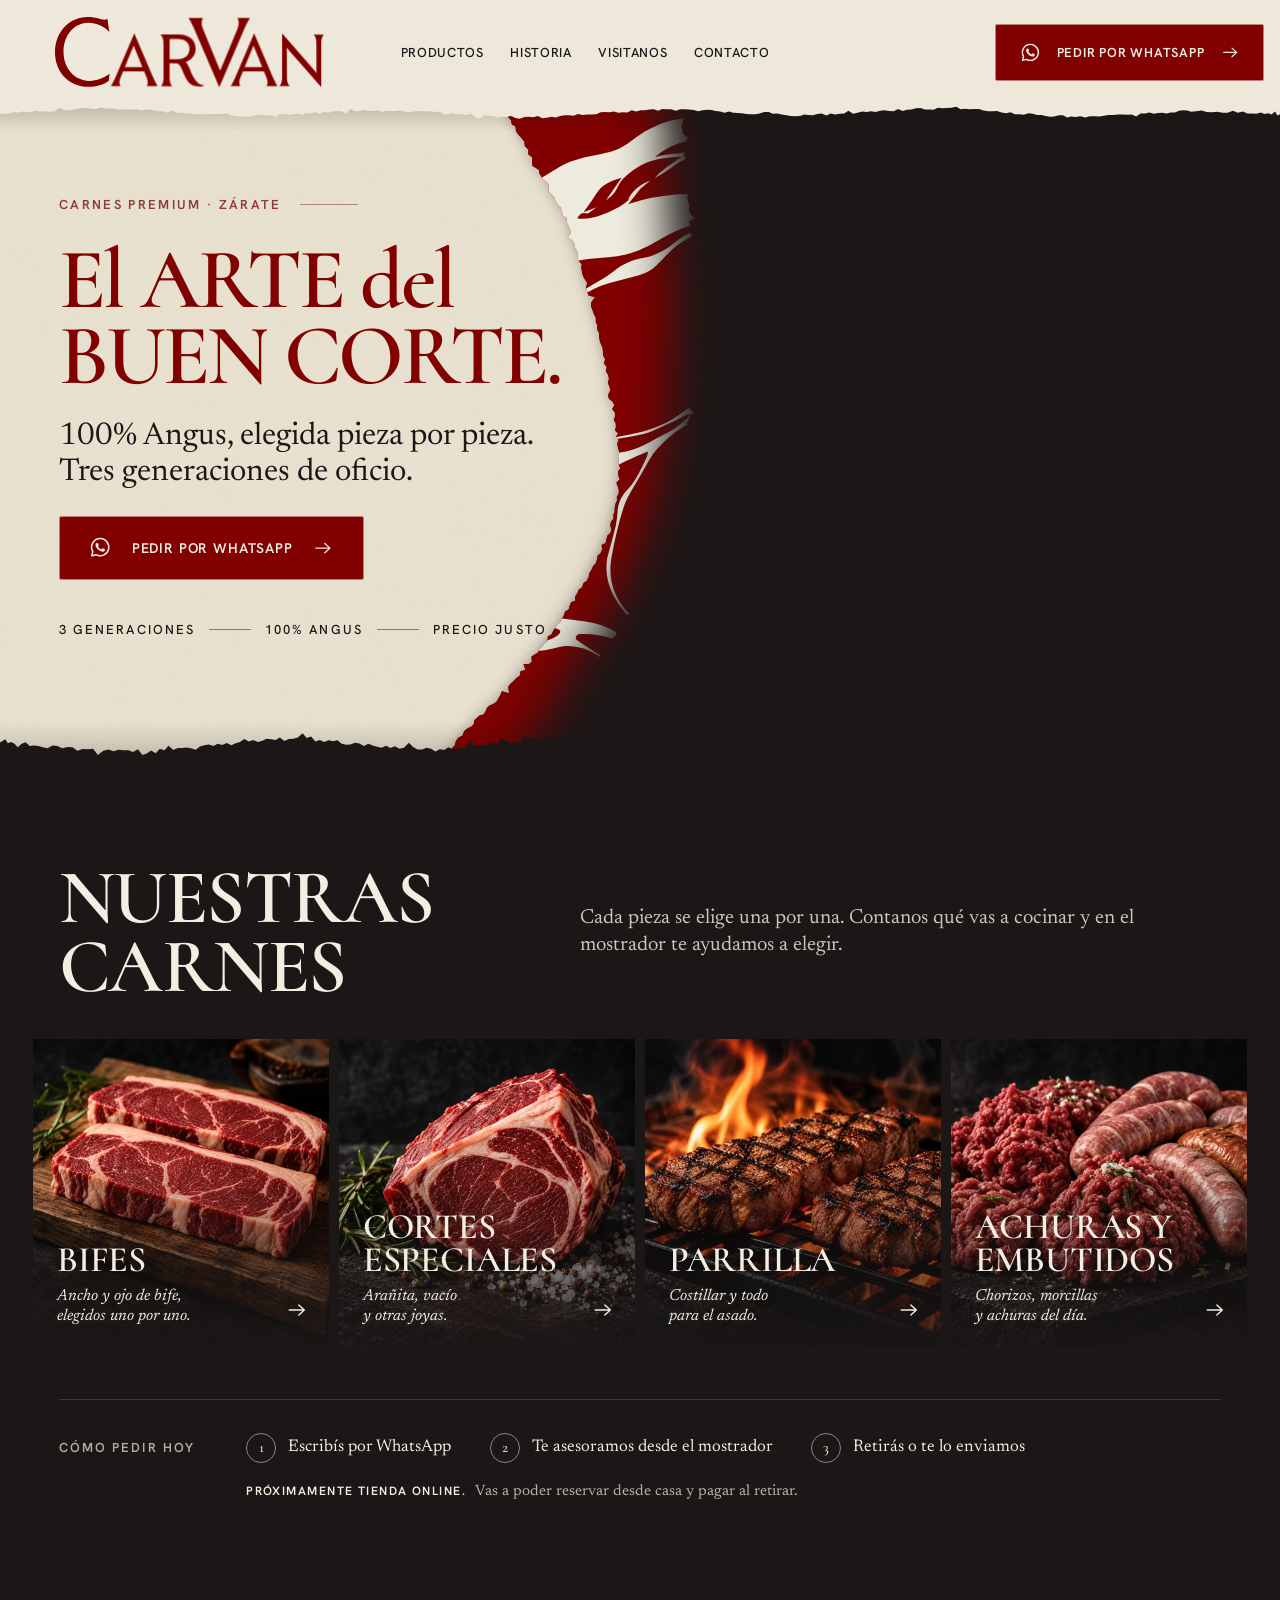
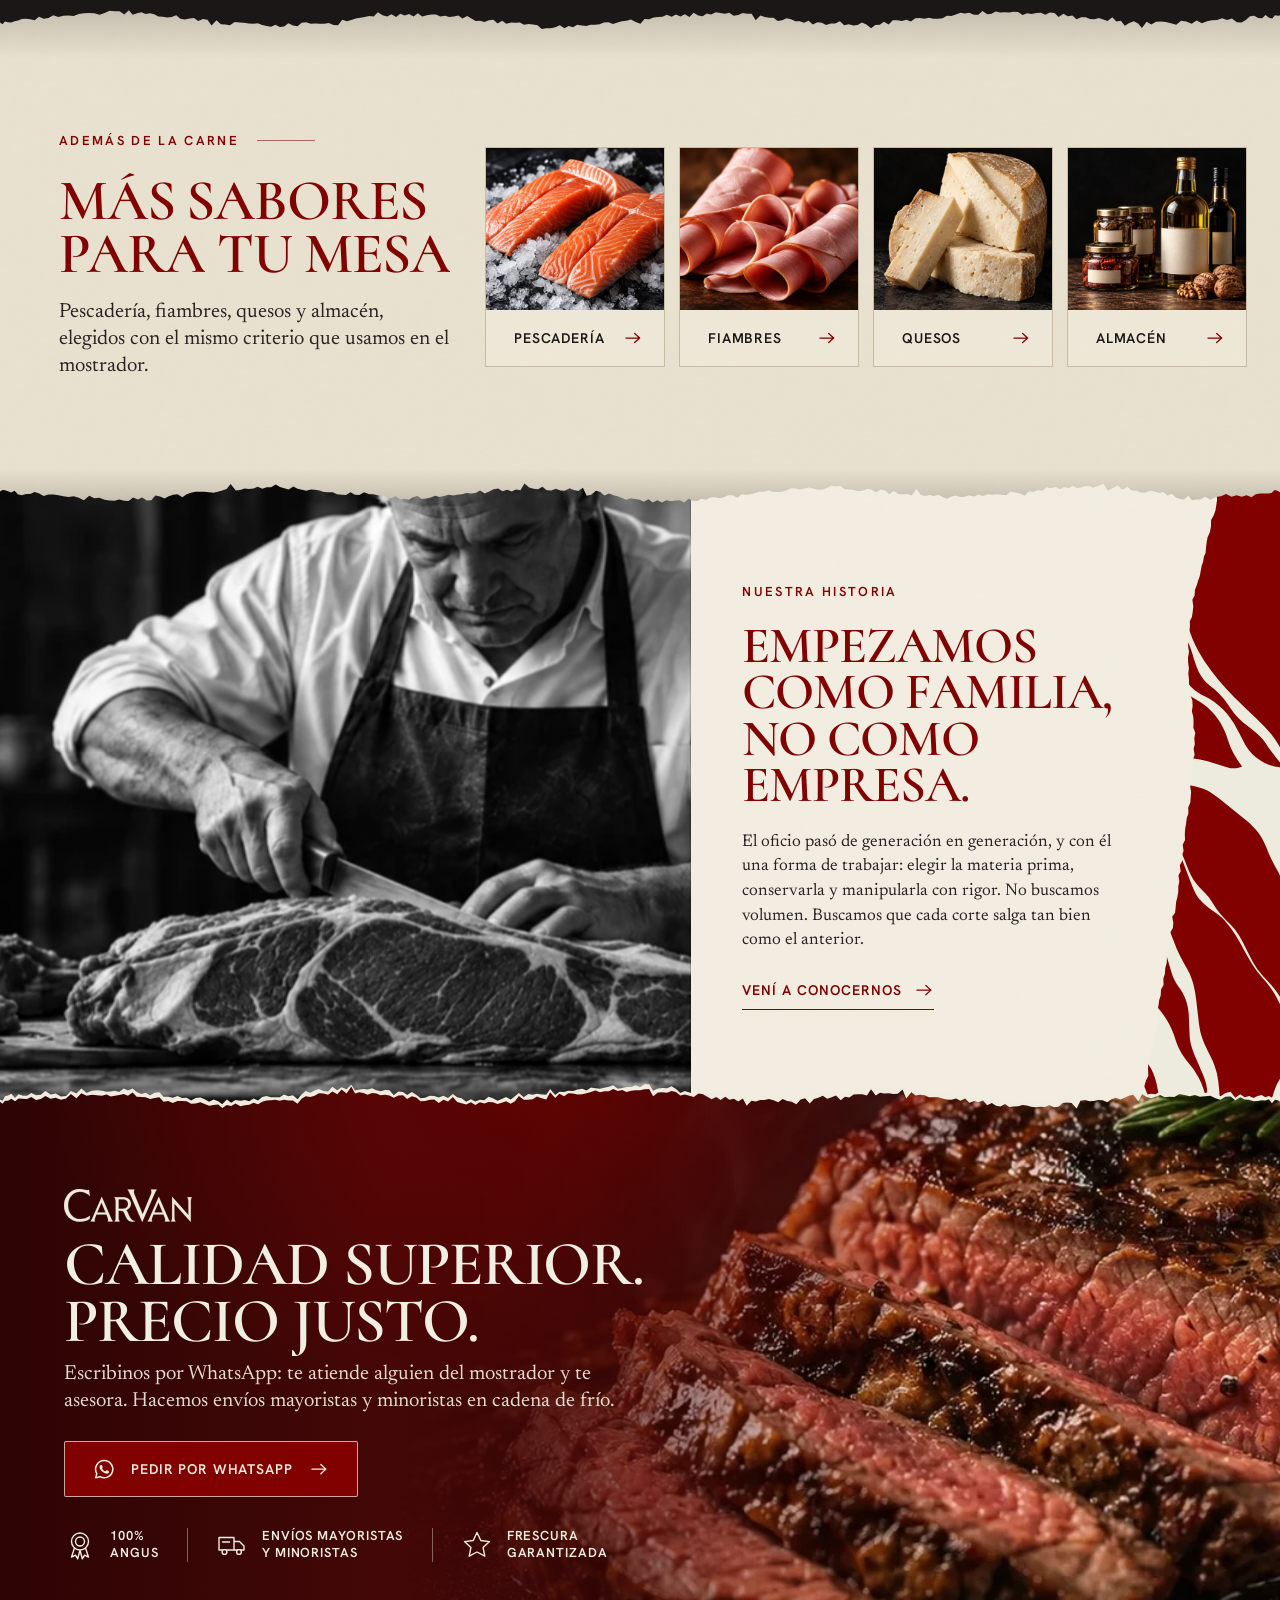
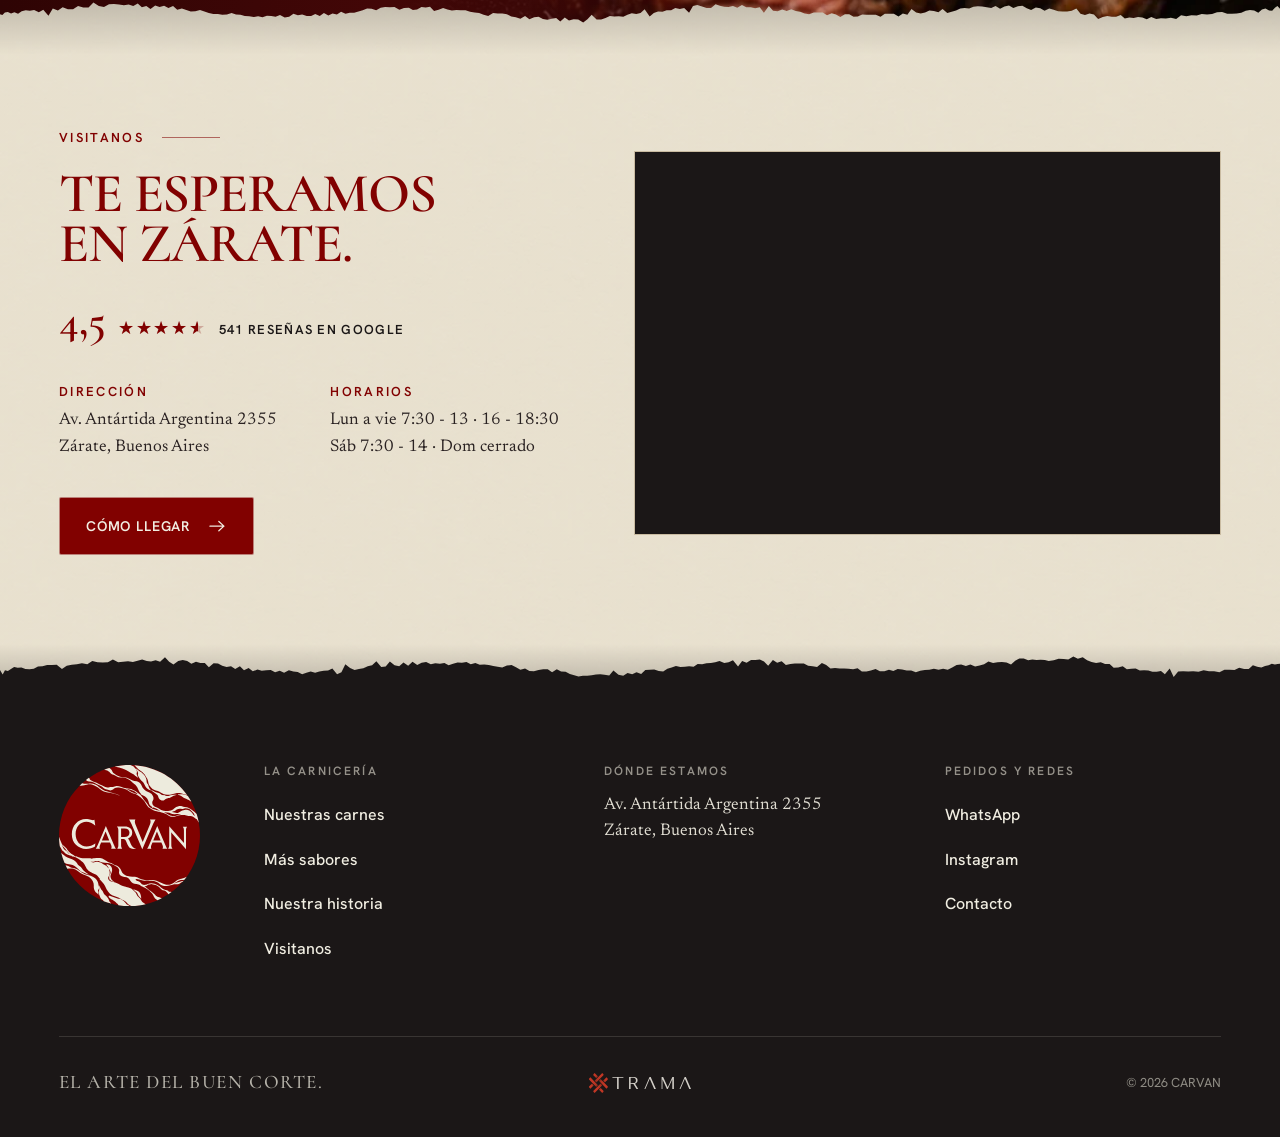
<file: index.html>
<!doctype html>
<html lang="es-AR">
<head>
  <meta charset="UTF-8">
  <meta name="viewport" content="width=device-width, initial-scale=1">
  <meta name="theme-color" content="#E4DCC8">
  <title>CARVAN Carnes Premium en Zárate | Carnicería 100% Angus</title>
  <meta name="description" content="Carnicería en Zárate: carne 100% Angus elegida pieza por pieza, achuras, embutidos, pescadería, fiambres y quesos. Pedidos por WhatsApp y envíos.">
  <meta name="robots" content="index, follow, max-image-preview:large">
  <link rel="canonical" href="https://carvan.ar/">
  <meta property="og:type" content="website">
  <meta property="og:site_name" content="CARVAN Carnes Premium">
  <meta property="og:locale" content="es_AR">
  <meta property="og:url" content="https://carvan.ar/">
  <meta property="og:title" content="CARVAN Carnes Premium en Zárate | Carnicería 100% Angus">
  <meta property="og:description" content="Carnicería en Zárate: carne 100% Angus elegida pieza por pieza, achuras, embutidos, pescadería, fiambres y quesos. Pedidos por WhatsApp y envíos.">
  <meta property="og:image" content="https://carvan.ar/assets/og-carvan.jpg">
  <meta property="og:image:width" content="1200">
  <meta property="og:image:height" content="630">
  <meta property="og:image:alt" content="CARVAN, el arte del buen corte. Carnes premium en Zárate.">
  <meta name="twitter:card" content="summary_large_image">
  <meta name="twitter:title" content="CARVAN Carnes Premium en Zárate | Carnicería 100% Angus">
  <meta name="twitter:description" content="Carnicería en Zárate: carne 100% Angus elegida pieza por pieza, achuras, embutidos, pescadería, fiambres y quesos. Pedidos por WhatsApp y envíos.">
  <meta name="twitter:image" content="https://carvan.ar/assets/og-carvan.jpg">
  <link rel="icon" href="assets/CARVAN_SELLO04-footer.svg" type="image/svg+xml">
  <link rel="icon" href="assets/icon-32.png" sizes="32x32" type="image/png">
  <link rel="apple-touch-icon" href="assets/apple-touch-icon.png">
  <link rel="manifest" href="site.webmanifest">
  <link rel="preconnect" href="https://fonts.googleapis.com">
  <link rel="preconnect" href="https://fonts.gstatic.com" crossorigin>
  <link href="https://fonts.googleapis.com/css2?family=Cormorant:wght@500;600&family=Hanken+Grotesk:wght@400;500;600&family=Newsreader:ital,wght@0,400;1,400&display=swap" rel="stylesheet">
  <link rel="preload" as="image" href="assets/hero-desktop.webp" media="(min-width: 961px)">
  <link rel="stylesheet" href="css/style.css">
  <script type="application/ld+json">
  {
    "@context": "https://schema.org",
    "@graph": [
      {
        "@type": "Store",
        "@id": "https://carvan.ar/#carvan",
        "name": "CARVAN Carnes Premium",
        "alternateName": "Frigorífico CARVAN Premium",
        "description": "Carnicería en Zárate: carne 100% Angus elegida pieza por pieza, achuras, embutidos, pescadería, fiambres, quesos y almacén. Pedidos por WhatsApp y envíos mayoristas y minoristas.",
        "url": "https://carvan.ar/",
        "logo": "https://carvan.ar/assets/CARVAN_SELLO04-footer.svg",
        "image": [
          "https://carvan.ar/assets/og-carvan.jpg",
          "https://carvan.ar/assets/hero-desktop.webp"
        ],
        "telephone": "+54 9 3487 68-6764",
        "address": {
          "@type": "PostalAddress",
          "streetAddress": "Av. Antártida Argentina 2355",
          "addressLocality": "Zárate",
          "addressRegion": "Buenos Aires",
          "postalCode": "B2800",
          "addressCountry": "AR"
        },
        "geo": {
          "@type": "GeoCoordinates",
          "latitude": -34.1019198,
          "longitude": -59.041165
        },
        "hasMap": "https://www.google.com/maps/search/?api=1&query=Frigor%C3%ADfico+CARVAN+Premium+Av.+Ant%C3%A1rtida+Argentina+2355+Z%C3%A1rate",
        "openingHoursSpecification": [
          {
            "@type": "OpeningHoursSpecification",
            "dayOfWeek": [
              "Monday",
              "Tuesday",
              "Wednesday",
              "Thursday",
              "Friday"
            ],
            "opens": "07:30",
            "closes": "13:00"
          },
          {
            "@type": "OpeningHoursSpecification",
            "dayOfWeek": [
              "Monday",
              "Tuesday",
              "Wednesday",
              "Thursday",
              "Friday"
            ],
            "opens": "16:00",
            "closes": "18:30"
          },
          {
            "@type": "OpeningHoursSpecification",
            "dayOfWeek": "Saturday",
            "opens": "07:30",
            "closes": "14:00"
          }
        ],
        "areaServed": {
          "@type": "City",
          "name": "Zárate"
        },
        "sameAs": [
          "https://www.instagram.com/carvan.carnes/"
        ]
      },
      {
        "@type": "WebSite",
        "@id": "https://carvan.ar/#web",
        "url": "https://carvan.ar/",
        "name": "CARVAN Carnes Premium",
        "inLanguage": "es-AR",
        "publisher": {
          "@id": "https://carvan.ar/#carvan"
        }
      }
    ]
  }
  </script>
  <script>document.documentElement.classList.add('js');setTimeout(function(){if(!window.carvanReady)document.documentElement.classList.remove('js')},3000)</script>
</head>
<body class="home">
<svg width="0" height="0" style="position:absolute" aria-hidden="true">
  <symbol id="i-wa" viewBox="0 0 24 24">
    <path fill="none" stroke="currentColor" stroke-width="1.6" stroke-linejoin="round" d="M12 2.8a9.2 9.2 0 0 0-7.9 13.9L2.9 21.2l4.6-1.2A9.2 9.2 0 1 0 12 2.8Z"/>
    <path fill="currentColor" d="M16.6 13.9c-.2-.1-1.4-.7-1.7-.8-.2-.1-.4-.1-.5.1-.2.2-.6.8-.8.9-.1.2-.3.2-.5.1-.2-.1-1-.4-2-1.2-.7-.7-1.2-1.5-1.4-1.7-.1-.2 0-.4.1-.5l.4-.4c.1-.1.2-.2.2-.4.1-.2 0-.3 0-.4l-.8-1.8c-.2-.5-.4-.4-.5-.4h-.5c-.2 0-.4.1-.7.3-.2.2-.9.8-.9 2.1 0 1.2.9 2.4 1 2.6.1.2 1.8 2.7 4.3 3.8.6.3 1.1.4 1.4.5.6.2 1.1.2 1.6.1.5-.1 1.4-.6 1.7-1.2.2-.6.2-1.1.1-1.2 0-.1-.2-.2-.5-.3Z"/>
  </symbol>
  <symbol id="i-arrow" viewBox="0 0 24 24">
    <path fill="none" stroke="currentColor" stroke-width="1.5" stroke-linecap="round" stroke-linejoin="round" d="M3.5 12h16.5M14 6.5l6 5.5-6 5.5"/>
  </symbol>
  <symbol id="i-seal" viewBox="0 0 32 32">
    <g fill="none" stroke="currentColor" stroke-width="1.4" stroke-linejoin="round"><circle cx="16" cy="12.5" r="8.5"/><circle cx="16" cy="12.5" r="4.5"/><path d="m10.5 19-3 9 4-1.8 2.2 3.6 2.3-8.6M21.5 19l3 9-4-1.8-2.2 3.6-2.3-8.6"/></g>
  </symbol>
  <symbol id="i-truck" viewBox="0 0 32 32">
    <g fill="none" stroke="currentColor" stroke-width="1.4" stroke-linejoin="round"><path d="M3 8.5h15v12.5H3z"/><path d="M18 12.5h5.5l4.5 4.6V21H18"/><circle cx="8.5" cy="23" r="2.4" fill="var(--wine)"/><circle cx="23" cy="23" r="2.4" fill="var(--wine)"/><path d="M6.5 13h7" stroke-linecap="round"/></g>
  </symbol>
  <symbol id="i-star" viewBox="0 0 32 32">
    <path fill="none" stroke="currentColor" stroke-width="1.4" stroke-linejoin="round" d="m16 3.5 3.8 8 8.7 1.1-6.4 6 1.7 8.6L16 23l-7.8 4.2 1.7-8.6-6.4-6 8.7-1.1z"/>
  </symbol>
</svg>

<a class="skip" href="#contenido">Saltar al contenido</a>

<header class="site-header site-header--overlay" data-header>
  <a class="logo" href="#inicio" aria-label="CARVAN, inicio"><svg class="logo-svg fx-mask" viewBox="0 0 738.95 193" role="img" aria-label="CARVAN" fill="#810100"><path class="ltr" style="--i:0" d="M89.45,0c30.08,0,42.33,12.25,54.57,5.06l5.32,35.94c-15.17-15.17-34.61-25.02-56.7-25.02-39.93,0-69.22,33.81-69.22,79.86s30.88,79.86,70.81,79.86c21.56,0,40.46-7.99,55.9-19.43l-2.4,19.43c-13.84,10.12-34.61,15.97-56.44,15.97C39.13,191.67,0,151.74,0,96.63S39.67,0,89.45,0Z"/><path class="ltr" style="--i:1" d="M180.09,189.97h-26.51c4.05-5.87,7.89-13.35,13.35-25.9l50.99-118.78,50.79,118.78c5.67,12.55,9.31,20.03,13.35,25.9h-29.95c3.84-6.07,4.05-13.15-.4-23.88l-6.88-16.79h-57.67l-6.88,16.79c-4.45,10.72-4.05,17.81-.2,23.88ZM240.18,137.76l-24.08-58.88-24.28,58.88h48.36Z"/><g class="ltr" style="--i:2"><path d="M340.19,127.04h-25.09v39.86c0,10.52,1.82,17,6.68,23.07h-30.15c5.06-6.07,6.68-12.55,6.68-23.07v-94.29c0-11.74-2.63-18.01-8.3-24.28h49.37c28.94,0,47.15,14.57,47.15,38.65,0,18.62-11.74,32.17-29.54,37.23M315.1,60.06v55.85h21.65c20.23,0,32.98-10.32,32.98-28.53s-12.34-27.32-32.98-27.32h-21.65Z"/><path d="M364.65,119.28c-2.31.93-4.61,1.38-6.89,2.17-.17.06-.27-.12-.22.27,4.81,4.67,8.24,10.54,11.25,16.85,3.22,6.76,5.94,15.73,9.44,22.35,7.05,13.33,17.27,28.33,32.51,26.12-.06.37-.44.86-2.01,1.54-8.96,3.92-22.88,2.81-31.81-1.64-15.68-7.82-22.33-31.85-30.27-47.67-3.9-7.76-6.83-11.79-15.16-12.18-2.86-.13-5.74-.56-8.6-.67M291.28,187l.15-1.52"/></g><path class="ltr" style="--i:3" d="M451.71,193l-67.09-156.27c-7.19-16.51-12.25-26.36-17.57-34.08h39.93c-4.79,7.99-5.32,17.3.53,31.41l46.59,113.67,46.85-113.67c5.86-14.11,5.32-23.43.27-31.41h34.87c-5.32,7.72-10.12,17.57-17.57,34.08l-66.82,156.27Z"/><path class="ltr" style="--i:4" d="M509.5,189.97h-26.51c4.05-5.87,7.89-13.35,13.35-25.9l50.99-118.78,50.79,118.78c5.67,12.55,9.31,20.03,13.35,25.9h-29.95c3.84-6.07,4.05-13.15-.4-23.88l-6.88-16.79h-57.67l-6.88,16.79c-4.45,10.72-4.05,17.81-.2,23.88ZM569.59,137.76l-24.08-58.88-24.28,58.88h48.36Z"/><path class="ltr" style="--i:5" d="M731.87,193l-88.83-101.37-5.87-7.28v7.69l.4,74.87c0,10.52,2.02,17,7.28,23.07h-27.92c5.26-6.07,7.28-12.55,7.28-23.07V45.29l88.83,101.37,5.67,7.28v-8.3l-.2-74.26c-.2-10.52-2.02-17-7.28-23.07h27.72c-5.06,6.07-7.08,12.55-7.08,23.07v121.61Z"/></svg></a>
  <button class="menu-toggle" type="button" aria-controls="navegacion" aria-expanded="false" aria-label="Abrir menú"><span></span></button>
  <nav id="navegacion" class="nav" aria-label="Navegación principal">
    <a href="#carnes">Productos</a>
    <a href="#historia">Historia</a>
    <a href="#visitanos">Visitanos</a>
    <a href="contacto.html">Contacto</a>
    <a class="nav-wa" href="https://wa.me/5493487686764?text=Hola%2C%20quiero%20hacer%20un%20pedido%20en%20CARVAN" target="_blank" rel="noopener"><svg class="ico ico-wa" aria-hidden="true"><use href="#i-wa"/></svg>Pedir por WhatsApp</a>
  </nav>
  <a class="btn btn-header" href="https://wa.me/5493487686764?text=Hola%2C%20quiero%20hacer%20un%20pedido%20en%20CARVAN" target="_blank" rel="noopener">
    <svg class="ico ico-wa" aria-hidden="true"><use href="#i-wa"/></svg>
    <span>Pedir por WhatsApp</span>
    <svg class="ico ico-arrow" aria-hidden="true"><use href="#i-arrow"/></svg>
  </a>
</header>

<main id="contenido">

  <!-- HERO -->
  <section class="hero" id="inicio">
    <div class="hero-art" aria-hidden="true">
      <div class="hero-marble"></div>
      <div class="hero-photo" data-view>
        <picture>
          <source media="(max-width: 960px)" srcset="assets/hero-mobile.webp">
          <img src="assets/hero-desktop.webp" alt="Cortes de carne Angus con hueso sobre piedra, con romero y sal gruesa" width="1254" height="1254" fetchpriority="high" decoding="async">
        </picture>
      </div>
    </div>

    <div class="hero-copy">
      <p class="eyebrow eyebrow--rule">Carnes Premium · Zárate</p>
      <h1 data-split>El ARTE del<br><span class="nowrap">BUEN CORTE.</span></h1>
      <p class="hero-lead">100% Angus, elegida pieza por pieza.<br>Tres generaciones de oficio.</p>
      <a class="btn btn-primary" href="https://wa.me/5493487686764?text=Hola%2C%20quiero%20hacer%20un%20pedido%20en%20CARVAN" target="_blank" rel="noopener">
        <svg class="ico ico-wa" aria-hidden="true"><use href="#i-wa"/></svg>
        <span>Pedir por WhatsApp</span>
        <svg class="ico ico-arrow" aria-hidden="true"><use href="#i-arrow"/></svg>
      </a>
      <p class="hero-values"><span>3 generaciones</span><i></i><span>100% Angus</span><i></i><span>Precio justo</span></p>
    </div>
  </section>

  <!-- NUESTRAS CARNES -->
  <section class="meats" id="carnes">
    <div class="meats-head">
      <h2 class="title" data-split>Nuestras<br>carnes</h2>
      <p class="lead">Cada pieza se elige una por una. Contanos qué vas a cocinar y en el mostrador te ayudamos a elegir.</p>
    </div>

    <ul class="meat-grid" role="list">
      <li><a class="meat-card reveal" href="tienda.html?c=bifes">
        <img src="assets/bifes-desktop.webp" srcset="assets/bifes-mobile.webp 480w, assets/bifes-desktop.webp 960w" sizes="(max-width: 960px) 48vw, 24vw" alt="" width="960" height="960" loading="lazy" decoding="async">
        <span class="meat-card__body"><strong>Bifes</strong><span>Ancho y ojo de bife,<br>elegidos uno por uno.</span></span>
        <svg class="ico ico-arrow" aria-hidden="true"><use href="#i-arrow"/></svg>
      </a></li>
      <li><a class="meat-card reveal" href="tienda.html?c=cortes-especiales">
        <img src="assets/cortes-especiales-desktop.webp" srcset="assets/cortes-especiales-mobile.webp 480w, assets/cortes-especiales-desktop.webp 960w" sizes="(max-width: 960px) 48vw, 24vw" alt="" width="960" height="960" loading="lazy" decoding="async">
        <span class="meat-card__body"><strong>Cortes<br>especiales</strong><span>Arañita, vacío<br>y otras joyas.</span></span>
        <svg class="ico ico-arrow" aria-hidden="true"><use href="#i-arrow"/></svg>
      </a></li>
      <li><a class="meat-card reveal" href="tienda.html?c=parrilla">
        <img src="assets/parrilla-desktop.webp" srcset="assets/parrilla-mobile.webp 480w, assets/parrilla-desktop.webp 960w" sizes="(max-width: 960px) 48vw, 24vw" alt="" width="960" height="960" loading="lazy" decoding="async">
        <span class="meat-card__body"><strong>Parrilla</strong><span>Costillar y todo<br>para el asado.</span></span>
        <svg class="ico ico-arrow" aria-hidden="true"><use href="#i-arrow"/></svg>
      </a></li>
      <li><a class="meat-card reveal" href="tienda.html?c=achuras-embutidos">
        <img src="assets/picadas-desktop.webp" srcset="assets/picadas-mobile.webp 480w, assets/picadas-desktop.webp 960w" sizes="(max-width: 960px) 48vw, 24vw" alt="" width="960" height="960" loading="lazy" decoding="async">
        <span class="meat-card__body"><strong>Achuras y<br>embutidos</strong><span>Chorizos, morcillas<br>y achuras del día.</span></span>
        <svg class="ico ico-arrow" aria-hidden="true"><use href="#i-arrow"/></svg>
      </a></li>
    </ul>

    <!-- Cómo pedir hoy + tienda online como nota -->
    <div class="howto reveal">
      <p class="howto-title">Cómo pedir hoy</p>
      <ol class="howto-steps">
        <li><b>1</b>Escribís por WhatsApp</li>
        <li><b>2</b>Te asesoramos desde el mostrador</li>
        <li><b>3</b>Retirás o te lo enviamos</li>
      </ol>
      <p class="howto-note"><strong>Próximamente tienda online.</strong> Vas a poder reservar desde casa y pagar al retirar.</p>
    </div>
  </section>

  <!-- MÁS SABORES -->
  <section class="gourmet" id="complementos">
    <div class="gourmet-intro">
      <p class="eyebrow eyebrow--rule">Además de la carne</p>
      <h2 class="title" data-split>Más sabores<br>para tu mesa</h2>
      <p class="lead">Pescadería, fiambres, quesos y almacén, elegidos con el mismo criterio que usamos en el mostrador.</p>
    </div>
    <ul class="gourmet-grid" role="list">
      <li><a class="gourmet-card reveal" href="tienda.html?c=pescaderia">
        <img src="assets/pescaderia-desktop.webp" srcset="assets/pescaderia-mobile.webp 480w, assets/pescaderia-desktop.webp 960w" sizes="(max-width: 960px) 48vw, 15vw" alt="" width="960" height="960" loading="lazy" decoding="async">
        <span>Pescadería <svg class="ico ico-arrow" aria-hidden="true"><use href="#i-arrow"/></svg></span>
      </a></li>
      <li><a class="gourmet-card reveal" href="tienda.html?c=fiambres">
        <img src="assets/fiambres-desktop.webp" srcset="assets/fiambres-mobile.webp 480w, assets/fiambres-desktop.webp 960w" sizes="(max-width: 960px) 48vw, 15vw" alt="" width="960" height="960" loading="lazy" decoding="async">
        <span>Fiambres <svg class="ico ico-arrow" aria-hidden="true"><use href="#i-arrow"/></svg></span>
      </a></li>
      <li><a class="gourmet-card reveal" href="tienda.html?c=quesos">
        <img src="assets/quesos-desktop.webp" srcset="assets/quesos-mobile.webp 480w, assets/quesos-desktop.webp 960w" sizes="(max-width: 960px) 48vw, 15vw" alt="" width="960" height="960" loading="lazy" decoding="async">
        <span>Quesos <svg class="ico ico-arrow" aria-hidden="true"><use href="#i-arrow"/></svg></span>
      </a></li>
      <li><a class="gourmet-card reveal" href="tienda.html?c=almacen">
        <img src="assets/almacen-desktop.webp" srcset="assets/almacen-mobile.webp 480w, assets/almacen-desktop.webp 960w" sizes="(max-width: 960px) 48vw, 15vw" alt="" width="960" height="960" loading="lazy" decoding="async">
        <span>Almacén <svg class="ico ico-arrow" aria-hidden="true"><use href="#i-arrow"/></svg></span>
      </a></li>
    </ul>
  </section>

  <!-- OFICIO -->
  <section class="craft" id="historia">
    <div class="craft-photo" data-view>
      <img src="assets/oficio-desktop.webp" srcset="assets/oficio-mobile.webp 768w, assets/oficio-desktop.webp 1536w" sizes="(max-width: 960px) 100vw, 54vw" alt="Carnicero cortando una pieza de carne sobre la mesa" width="1536" height="1024" loading="lazy" decoding="async">
    </div>
    <div class="craft-copy">
      <p class="eyebrow">Nuestra historia</p>
      <h2 class="title" data-split>Empezamos<br>como familia,<br>no como<br>empresa.</h2>
      <p>El oficio pasó de generación en generación, y con él una forma de trabajar: elegir la materia prima, conservarla y manipularla con rigor. No buscamos volumen. Buscamos que cada corte salga tan bien como el anterior.</p>
      <a class="textlink" href="contacto.html">Vení a conocernos <svg class="ico ico-arrow" aria-hidden="true"><use href="#i-arrow"/></svg></a>
      <div class="craft-marble" aria-hidden="true"></div>
    </div>
  </section>

  <!-- CIERRE -->
  <section class="closing" id="calidad" data-view>
    <img class="closing-photo" src="assets/cierre-desktop.webp" srcset="assets/cierre-mobile.webp 768w, assets/cierre-desktop.webp 1600w" sizes="100vw" alt="" width="1600" height="533" loading="lazy" decoding="async">
    <div class="closing-copy">
      <img class="closing-logo" src="assets/CARVAN_LOGO02.svg" alt="CARVAN" width="739" height="193" loading="lazy">
      <h2 class="title" data-split>Calidad superior.<br>Precio justo.</h2>
      <p class="lead">Escribinos por WhatsApp: te atiende alguien del mostrador y te asesora. Hacemos envíos mayoristas y minoristas en cadena de frío.</p>
      <a class="btn btn-primary btn-outline" href="https://wa.me/5493487686764?text=Hola%2C%20quiero%20hacer%20un%20pedido%20en%20CARVAN" target="_blank" rel="noopener">
        <svg class="ico ico-wa" aria-hidden="true"><use href="#i-wa"/></svg>
        <span>Pedir por WhatsApp</span>
        <svg class="ico ico-arrow" aria-hidden="true"><use href="#i-arrow"/></svg>
      </a>
      <ul class="benefits" role="list">
        <li><svg aria-hidden="true"><use href="#i-seal"/></svg><span>100%<br>Angus</span></li>
        <li><svg aria-hidden="true"><use href="#i-truck"/></svg><span>Envíos mayoristas<br>y minoristas</span></li>
        <li><svg aria-hidden="true"><use href="#i-star"/></svg><span>Frescura<br>garantizada</span></li>
      </ul>
    </div>
  </section>

  <!-- VISITANOS -->
  <section class="visit" id="visitanos">
    <div class="visit-main">
      <div class="visit-copy">
        <p class="eyebrow eyebrow--rule">Visitanos</p>
        <h2 class="title" data-split>Te esperamos<br>en Zárate.</h2>
        <a class="visit-rating" href="https://www.google.com/maps/search/?api=1&amp;query=Frigor%C3%ADfico+CARVAN+Premium+Av.+Ant%C3%A1rtida+Argentina+2355+Z%C3%A1rate" target="_blank" rel="noopener">
          <span class="visit-score">4,5</span>
          <span class="stars" role="img" aria-label="4,5 de 5 estrellas"><span aria-hidden="true">★★★★★</span></span>
          <span class="visit-count">541 reseñas en Google</span>
        </a>
        <dl class="visit-data">
          <div><dt>Dirección</dt><dd>Av. Antártida Argentina 2355<br>Zárate, Buenos Aires</dd></div>
          <div><dt>Horarios</dt><dd>Lun a vie 7:30 - 13 · 16 - 18:30<br>Sáb 7:30 - 14 · Dom cerrado</dd></div>
        </dl>
        <div class="visit-actions">
          <a class="btn btn-primary" href="https://www.google.com/maps/search/?api=1&amp;query=Frigor%C3%ADfico+CARVAN+Premium+Av.+Ant%C3%A1rtida+Argentina+2355+Z%C3%A1rate" target="_blank" rel="noopener"><span>Cómo llegar</span><svg class="ico ico-arrow" aria-hidden="true"><use href="#i-arrow"/></svg></a>
        </div>
      </div>
      <div class="visit-map">
        <iframe title="Ubicación de Frigorífico CARVAN Premium en el mapa" src="https://www.google.com/maps/embed?pb=!1m18!1m12!1m3!1d3303.7353418928437!2d-59.04116500000001!3d-34.1019198!2m3!1f0!2f0!3f0!3m2!1i1024!2i768!4f13.1!3m3!1m2!1s0x95bb0b0a9ae78409%3A0x336cd8d4d75bb274!2sFRIGOR%C3%8DFICO%20CARVAN%20PREMIUM!5e0!3m2!1ses-419!2sar!4v1791604096781!5m2!1ses-419!2sar" allowfullscreen loading="lazy" referrerpolicy="strict-origin-when-cross-origin"></iframe>
      </div>
    </div>
  </section>
</main>

<footer class="footer">
  <div class="footer-main">
    <a class="footer-seal" href="#inicio" aria-label="CARVAN, volver arriba"><img src="assets/CARVAN_SELLO04-footer.svg" alt="" width="168" height="168" loading="lazy"></a>
    <div class="footer-col">
      <h2 class="footer-label">La carnicería</h2>
      <ul class="footer-links" role="list">
        <li><a href="#carnes">Nuestras carnes</a></li>
        <li><a href="#complementos">Más sabores</a></li>
        <li><a href="#historia">Nuestra historia</a></li>
        <li><a href="#visitanos">Visitanos</a></li>
      </ul>
    </div>
    <div class="footer-col">
      <h2 class="footer-label">Dónde estamos</h2>
      <p>Av. Antártida Argentina 2355<br>Zárate, Buenos Aires</p>
    </div>
    <div class="footer-col">
      <h2 class="footer-label">Pedidos y redes</h2>
      <ul class="footer-links" role="list">
        <li><a href="https://wa.me/5493487686764?text=Hola%2C%20quiero%20hacer%20un%20pedido%20en%20CARVAN" target="_blank" rel="noopener">WhatsApp</a></li>
        <li><a href="https://www.instagram.com/carvan.carnes/" target="_blank" rel="noopener">Instagram</a></li>
        <li><a href="contacto.html">Contacto</a></li>
      </ul>
    </div>
  </div>
  <div class="footer-bottom">
    <p class="footer-claim">El arte del buen corte.</p>
    <p class="footer-credit"><a href="https://tramaid.com.ar" target="_blank" rel="noopener" aria-label="Diseño y desarrollo: TRAMA (abre en otra pestaña)"><img src="assets/trama-logo.svg" alt="" width="876" height="168" loading="lazy"></a></p>
    <small>© <span data-year>2026</span> CARVAN</small>
  </div>
</footer>

<a class="float-wa" href="https://wa.me/5493487686764?text=Hola%2C%20quiero%20hacer%20un%20pedido%20en%20CARVAN" target="_blank" rel="noopener" aria-label="Pedir por WhatsApp"><svg aria-hidden="true"><use href="#i-wa"/></svg></a>

<script src="js/main.js" defer></script>
</body>
</html>
</file>
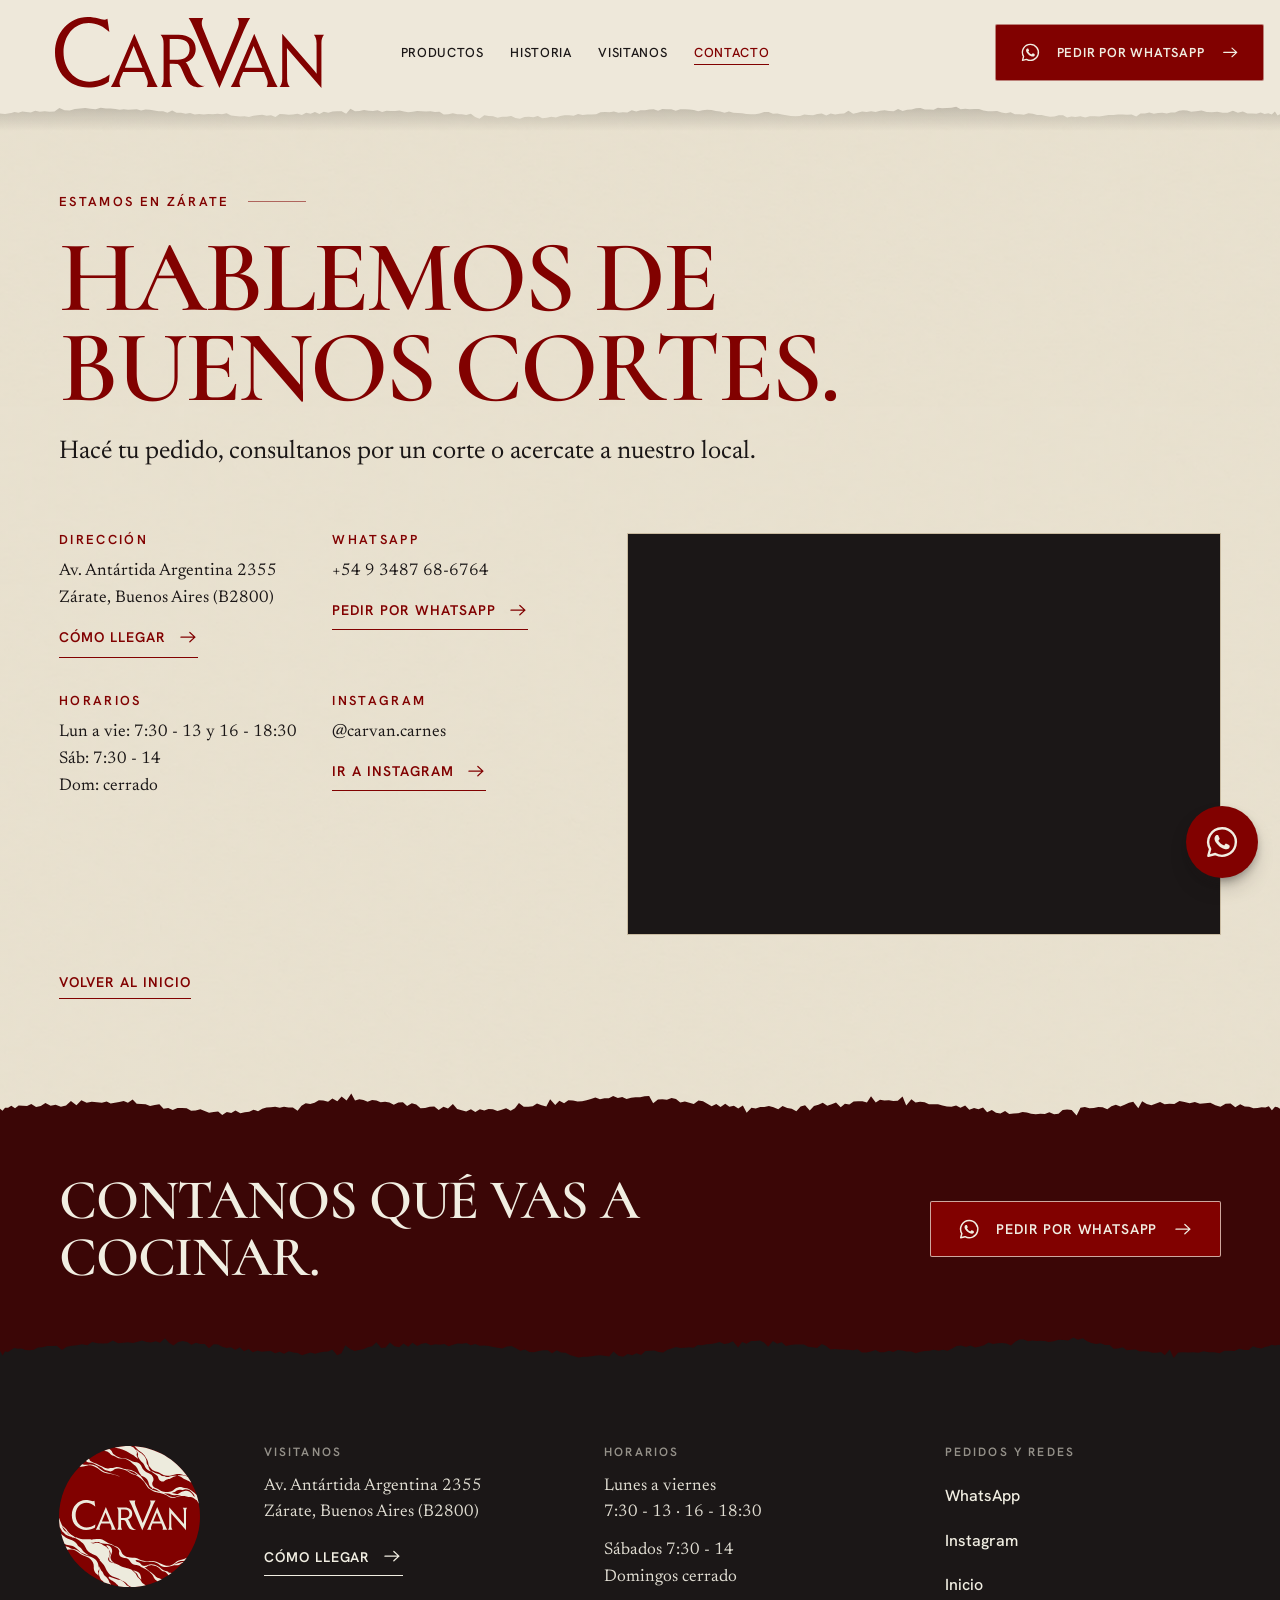
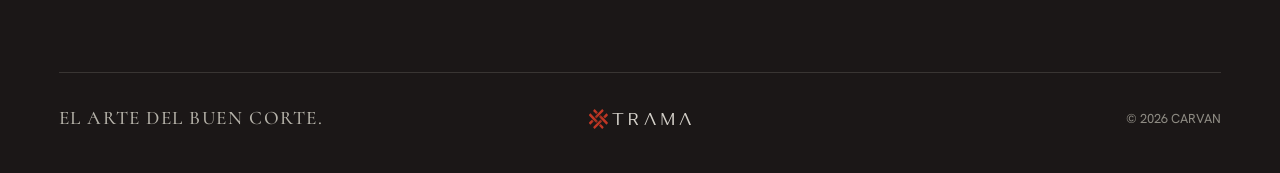
<file: contacto.html>
<!doctype html>
<html lang="es-AR">
<head>
  <meta charset="UTF-8">
  <meta name="viewport" content="width=device-width, initial-scale=1">
  <meta name="theme-color" content="#E4DCC8">
  <title>Contacto y horarios | CARVAN Carnes Premium, Zárate</title>
  <meta name="description" content="Av. Antártida Argentina 2355, Zárate. Lunes a viernes de 7:30 a 13 y de 16 a 18:30, sábados de 7:30 a 14. Pedidos por WhatsApp: +54 9 3487 68-6764.">
  <meta name="robots" content="index, follow">
  <link rel="canonical" href="https://carvan.ar/contacto.html">
  <meta property="og:type" content="website">
  <meta property="og:site_name" content="CARVAN Carnes Premium">
  <meta property="og:locale" content="es_AR">
  <meta property="og:url" content="https://carvan.ar/contacto.html">
  <meta property="og:title" content="Contacto y horarios | CARVAN Carnes Premium, Zárate">
  <meta property="og:description" content="Av. Antártida Argentina 2355, Zárate. Lunes a viernes de 7:30 a 13 y de 16 a 18:30, sábados de 7:30 a 14. Pedidos por WhatsApp: +54 9 3487 68-6764.">
  <meta property="og:image" content="https://carvan.ar/assets/og-carvan.jpg">
  <meta property="og:image:width" content="1200">
  <meta property="og:image:height" content="630">
  <meta property="og:image:alt" content="CARVAN, el arte del buen corte. Carnes premium en Zárate.">
  <meta name="twitter:card" content="summary_large_image">
  <meta name="twitter:title" content="Contacto y horarios | CARVAN Carnes Premium, Zárate">
  <meta name="twitter:description" content="Av. Antártida Argentina 2355, Zárate. Lunes a viernes de 7:30 a 13 y de 16 a 18:30, sábados de 7:30 a 14. Pedidos por WhatsApp: +54 9 3487 68-6764.">
  <meta name="twitter:image" content="https://carvan.ar/assets/og-carvan.jpg">
  <link rel="icon" href="assets/CARVAN_SELLO04-footer.svg" type="image/svg+xml">
  <link rel="icon" href="assets/icon-32.png" sizes="32x32" type="image/png">
  <link rel="apple-touch-icon" href="assets/apple-touch-icon.png">
  <link rel="manifest" href="site.webmanifest">
  <link rel="preconnect" href="https://fonts.googleapis.com">
  <link rel="preconnect" href="https://fonts.gstatic.com" crossorigin>
  <link href="https://fonts.googleapis.com/css2?family=Cormorant:wght@500;600&family=Hanken+Grotesk:wght@400;500;600&family=Newsreader:ital,wght@0,400;1,400&display=swap" rel="stylesheet">
  <link rel="stylesheet" href="css/style.css">
  <script type="application/ld+json">
  {
    "@context": "https://schema.org",
    "@graph": [
      {
        "@type": "ContactPage",
        "url": "https://carvan.ar/contacto.html",
        "name": "Contacto | CARVAN Carnes Premium",
        "inLanguage": "es-AR",
        "about": {
          "@id": "https://carvan.ar/#carvan"
        }
      },
      {
        "@type": "BreadcrumbList",
        "itemListElement": [
          {
            "@type": "ListItem",
            "position": 1,
            "name": "Inicio",
            "item": "https://carvan.ar/"
          },
          {
            "@type": "ListItem",
            "position": 2,
            "name": "Contacto",
            "item": "https://carvan.ar/contacto.html"
          }
        ]
      },
      {
        "@type": "Store",
        "@id": "https://carvan.ar/#carvan",
        "name": "CARVAN Carnes Premium",
        "alternateName": "Frigorífico CARVAN Premium",
        "description": "Carnicería en Zárate: carne 100% Angus elegida pieza por pieza, achuras, embutidos, pescadería, fiambres, quesos y almacén. Pedidos por WhatsApp y envíos mayoristas y minoristas.",
        "url": "https://carvan.ar/",
        "logo": "https://carvan.ar/assets/CARVAN_SELLO04-footer.svg",
        "image": [
          "https://carvan.ar/assets/og-carvan.jpg",
          "https://carvan.ar/assets/hero-desktop.webp"
        ],
        "telephone": "+54 9 3487 68-6764",
        "address": {
          "@type": "PostalAddress",
          "streetAddress": "Av. Antártida Argentina 2355",
          "addressLocality": "Zárate",
          "addressRegion": "Buenos Aires",
          "postalCode": "B2800",
          "addressCountry": "AR"
        },
        "geo": {
          "@type": "GeoCoordinates",
          "latitude": -34.1019198,
          "longitude": -59.041165
        },
        "hasMap": "https://www.google.com/maps/search/?api=1&query=Frigor%C3%ADfico+CARVAN+Premium+Av.+Ant%C3%A1rtida+Argentina+2355+Z%C3%A1rate",
        "openingHoursSpecification": [
          {
            "@type": "OpeningHoursSpecification",
            "dayOfWeek": [
              "Monday",
              "Tuesday",
              "Wednesday",
              "Thursday",
              "Friday"
            ],
            "opens": "07:30",
            "closes": "13:00"
          },
          {
            "@type": "OpeningHoursSpecification",
            "dayOfWeek": [
              "Monday",
              "Tuesday",
              "Wednesday",
              "Thursday",
              "Friday"
            ],
            "opens": "16:00",
            "closes": "18:30"
          },
          {
            "@type": "OpeningHoursSpecification",
            "dayOfWeek": "Saturday",
            "opens": "07:30",
            "closes": "14:00"
          }
        ],
        "areaServed": {
          "@type": "City",
          "name": "Zárate"
        },
        "sameAs": [
          "https://www.instagram.com/carvan.carnes/"
        ]
      }
    ]
  }
  </script>
  <script>document.documentElement.classList.add('js');setTimeout(function(){if(!window.carvanReady)document.documentElement.classList.remove('js')},3000)</script>
</head>
<body>
<svg width="0" height="0" style="position:absolute" aria-hidden="true">
  <symbol id="i-wa" viewBox="0 0 24 24">
    <path fill="none" stroke="currentColor" stroke-width="1.6" stroke-linejoin="round" d="M12 2.8a9.2 9.2 0 0 0-7.9 13.9L2.9 21.2l4.6-1.2A9.2 9.2 0 1 0 12 2.8Z"/>
    <path fill="currentColor" d="M16.6 13.9c-.2-.1-1.4-.7-1.7-.8-.2-.1-.4-.1-.5.1-.2.2-.6.8-.8.9-.1.2-.3.2-.5.1-.2-.1-1-.4-2-1.2-.7-.7-1.2-1.5-1.4-1.7-.1-.2 0-.4.1-.5l.4-.4c.1-.1.2-.2.2-.4.1-.2 0-.3 0-.4l-.8-1.8c-.2-.5-.4-.4-.5-.4h-.5c-.2 0-.4.1-.7.3-.2.2-.9.8-.9 2.1 0 1.2.9 2.4 1 2.6.1.2 1.8 2.7 4.3 3.8.6.3 1.1.4 1.4.5.6.2 1.1.2 1.6.1.5-.1 1.4-.6 1.7-1.2.2-.6.2-1.1.1-1.2 0-.1-.2-.2-.5-.3Z"/>
  </symbol>
  <symbol id="i-arrow" viewBox="0 0 24 24">
    <path fill="none" stroke="currentColor" stroke-width="1.5" stroke-linecap="round" stroke-linejoin="round" d="M3.5 12h16.5M14 6.5l6 5.5-6 5.5"/>
  </symbol>
</svg>

<a class="skip" href="#contenido">Saltar al contenido</a>

<header class="site-header">
  <a class="logo" href="index.html" aria-label="CARVAN, inicio"><img src="assets/CARVAN_LOGO01.svg" alt="CARVAN" width="739" height="193"></a>
  <button class="menu-toggle" type="button" aria-controls="navegacion" aria-expanded="false" aria-label="Abrir menú"><span></span></button>
  <nav id="navegacion" class="nav" aria-label="Navegación principal">
    <a href="index.html#carnes">Productos</a>
    <a href="index.html#historia">Historia</a>
    <a href="index.html#visitanos">Visitanos</a>
    <a href="contacto.html" aria-current="page">Contacto</a>
    <a class="nav-wa" href="https://wa.me/5493487686764?text=Hola%2C%20quiero%20hacer%20un%20pedido%20en%20CARVAN" target="_blank" rel="noopener"><svg class="ico ico-wa" aria-hidden="true"><use href="#i-wa"/></svg>Pedir por WhatsApp</a>
  </nav>
  <a class="btn btn-header" href="https://wa.me/5493487686764?text=Hola%2C%20quiero%20hacer%20un%20pedido%20en%20CARVAN" target="_blank" rel="noopener">
    <svg class="ico ico-wa" aria-hidden="true"><use href="#i-wa"/></svg>
    <span>Pedir por WhatsApp</span>
    <svg class="ico ico-arrow" aria-hidden="true"><use href="#i-arrow"/></svg>
  </a>
</header>

<main id="contenido">
  <section class="contact-main">
    <p class="eyebrow eyebrow--rule">Estamos en Zárate</p>
    <h1 class="contact-title">Hablemos de<br>buenos cortes.</h1>
    <p class="contact-lead">Hacé tu pedido, consultanos por un corte o acercate a nuestro local.</p>

    <div class="contact-content">
      <div class="contact-details">
        <div>
          <h2>Dirección</h2>
          <p>Av. Antártida Argentina 2355<br>Zárate, Buenos Aires (B2800)</p>
          <a class="textlink" href="https://www.google.com/maps/search/?api=1&amp;query=Frigor%C3%ADfico+CARVAN+Premium+Av.+Ant%C3%A1rtida+Argentina+2355+Z%C3%A1rate" target="_blank" rel="noopener">Cómo llegar <svg class="ico ico-arrow" aria-hidden="true"><use href="#i-arrow"/></svg></a>
        </div>
        <div>
          <h2>WhatsApp</h2>
          <p>+54 9 3487 68-6764</p>
          <a class="textlink" href="https://wa.me/5493487686764?text=Hola%2C%20quiero%20hacer%20un%20pedido%20en%20CARVAN" target="_blank" rel="noopener">Pedir por WhatsApp <svg class="ico ico-arrow" aria-hidden="true"><use href="#i-arrow"/></svg></a>
        </div>
        <div>
          <h2>Horarios</h2>
          <p>Lun a vie: 7:30 - 13 y 16 - 18:30<br>Sáb: 7:30 - 14<br>Dom: cerrado</p>
        </div>
        <div>
          <h2>Instagram</h2>
          <p>@carvan.carnes</p>
          <a class="textlink" href="https://www.instagram.com/carvan.carnes/" target="_blank" rel="noopener">Ir a Instagram <svg class="ico ico-arrow" aria-hidden="true"><use href="#i-arrow"/></svg></a>
        </div>
      </div>
      <div class="contact-map">
        <iframe title="Ubicación de Frigorífico CARVAN Premium en el mapa" src="https://www.google.com/maps/embed?pb=!1m18!1m12!1m3!1d3303.7353418928437!2d-59.04116500000001!3d-34.1019198!2m3!1f0!2f0!3f0!3m2!1i1024!2i768!4f13.1!3m3!1m2!1s0x95bb0b0a9ae78409%3A0x336cd8d4d75bb274!2sFRIGOR%C3%8DFICO%20CARVAN%20PREMIUM!5e0!3m2!1ses-419!2sar!4v1791604096781!5m2!1ses-419!2sar" allowfullscreen loading="lazy" referrerpolicy="strict-origin-when-cross-origin"></iframe>
      </div>
    </div>

    <a class="textlink contact-back" href="index.html">Volver al inicio</a>
  </section>

  <section class="contact-band">
    <h2>Contanos qué vas a cocinar.</h2>
    <a class="btn btn-primary btn-outline" href="https://wa.me/5493487686764?text=Hola%2C%20quiero%20hacer%20un%20pedido%20en%20CARVAN" target="_blank" rel="noopener">
      <svg class="ico ico-wa" aria-hidden="true"><use href="#i-wa"/></svg>
      <span>Pedir por WhatsApp</span>
      <svg class="ico ico-arrow" aria-hidden="true"><use href="#i-arrow"/></svg>
    </a>
  </section>
</main>

<footer class="footer">
  <div class="footer-main">
    <a class="footer-seal" href="index.html" aria-label="CARVAN, inicio"><img src="assets/CARVAN_SELLO04-footer.svg" alt="" width="168" height="168" loading="lazy"></a>
    <div class="footer-col">
      <h2 class="footer-label">Visitanos</h2>
      <p>Av. Antártida Argentina 2355<br>Zárate, Buenos Aires (B2800)</p>
      <a class="footer-link" href="https://www.google.com/maps/search/?api=1&amp;query=Frigor%C3%ADfico+CARVAN+Premium+Av.+Ant%C3%A1rtida+Argentina+2355+Z%C3%A1rate" target="_blank" rel="noopener">Cómo llegar <svg class="ico ico-arrow" aria-hidden="true"><use href="#i-arrow"/></svg></a>
    </div>
    <div class="footer-col">
      <h2 class="footer-label">Horarios</h2>
      <p>Lunes a viernes<br>7:30 - 13 · 16 - 18:30</p>
      <p>Sábados 7:30 - 14<br>Domingos cerrado</p>
    </div>
    <div class="footer-col">
      <h2 class="footer-label">Pedidos y redes</h2>
      <ul class="footer-links" role="list">
        <li><a href="https://wa.me/5493487686764?text=Hola%2C%20quiero%20hacer%20un%20pedido%20en%20CARVAN" target="_blank" rel="noopener">WhatsApp</a></li>
        <li><a href="https://www.instagram.com/carvan.carnes/" target="_blank" rel="noopener">Instagram</a></li>
        <li><a href="index.html">Inicio</a></li>
      </ul>
    </div>
  </div>
  <div class="footer-bottom">
    <p class="footer-claim">El arte del buen corte.</p>
    <p class="footer-credit"><a href="https://tramaid.com.ar" target="_blank" rel="noopener" aria-label="Diseño y desarrollo: TRAMA (abre en otra pestaña)"><img src="assets/trama-logo.svg" alt="" width="876" height="168" loading="lazy"></a></p>
    <small>© <span data-year>2026</span> CARVAN</small>
  </div>
</footer>

<a class="float-wa" href="https://wa.me/5493487686764?text=Hola%2C%20quiero%20hacer%20un%20pedido%20en%20CARVAN" target="_blank" rel="noopener" aria-label="Pedir por WhatsApp"><svg aria-hidden="true"><use href="#i-wa"/></svg></a>

<script src="js/main.js" defer></script>
</body>
</html>
</file>
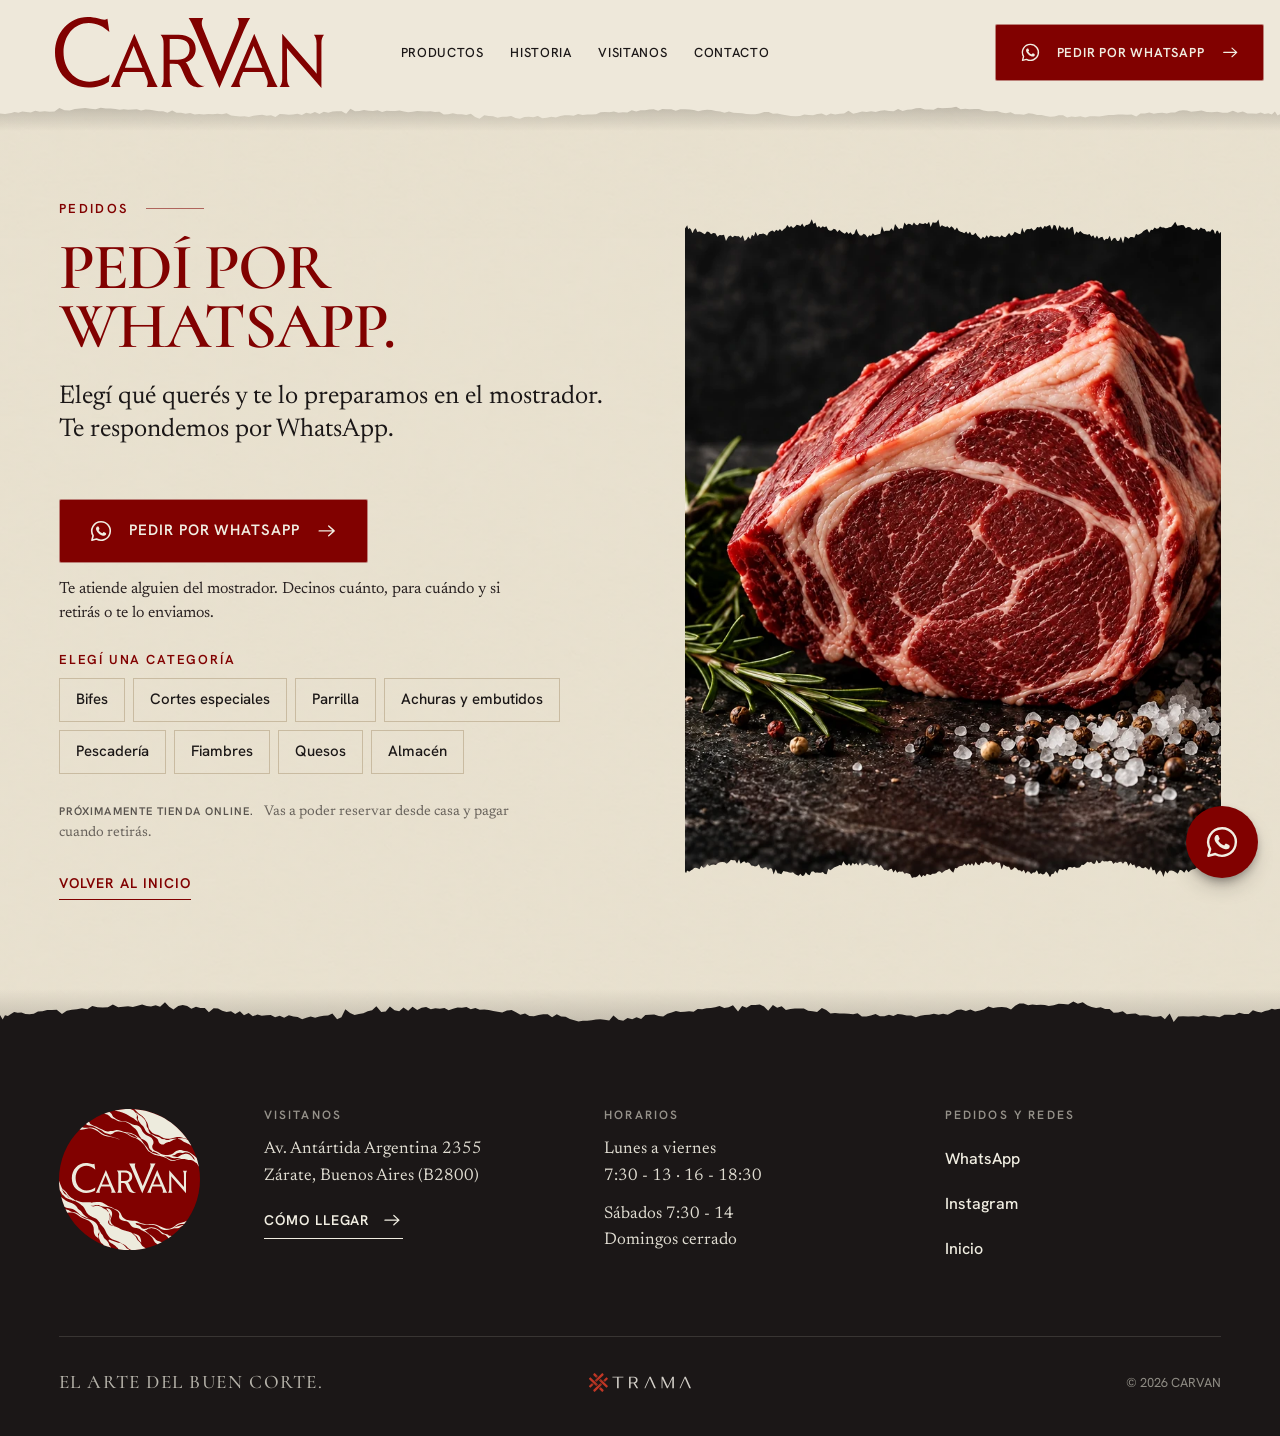
<file: tienda.html>
<!doctype html>
<html lang="es-AR">
<head>
  <meta charset="UTF-8">
  <meta name="viewport" content="width=device-width, initial-scale=1">
  <meta name="theme-color" content="#E4DCC8">
  <title>Pedidos por WhatsApp | CARVAN Carnes Premium</title>
  <meta name="description" content="Muy pronto vas a poder reservar tus cortes online y retirarlos en el local. Mientras tanto, hacé tu pedido por WhatsApp.">
  <meta name="robots" content="noindex, follow">
  <link rel="canonical" href="https://carvan.ar/tienda.html">
  <meta property="og:type" content="website">
  <meta property="og:site_name" content="CARVAN Carnes Premium">
  <meta property="og:locale" content="es_AR">
  <meta property="og:url" content="https://carvan.ar/tienda.html">
  <meta property="og:title" content="Tienda online próximamente | CARVAN Carnes Premium">
  <meta property="og:description" content="Muy pronto vas a poder reservar tus cortes online y retirarlos en el local. Mientras tanto, hacé tu pedido por WhatsApp.">
  <meta property="og:image" content="https://carvan.ar/assets/og-carvan.jpg">
  <meta property="og:image:width" content="1200">
  <meta property="og:image:height" content="630">
  <meta property="og:image:alt" content="CARVAN, el arte del buen corte. Carnes premium en Zárate.">
  <meta name="twitter:card" content="summary_large_image">
  <meta name="twitter:title" content="Tienda online próximamente | CARVAN Carnes Premium">
  <meta name="twitter:description" content="Muy pronto vas a poder reservar tus cortes online y retirarlos en el local. Mientras tanto, hacé tu pedido por WhatsApp.">
  <meta name="twitter:image" content="https://carvan.ar/assets/og-carvan.jpg">
  <link rel="icon" href="assets/CARVAN_SELLO04-footer.svg" type="image/svg+xml">
  <link rel="icon" href="assets/icon-32.png" sizes="32x32" type="image/png">
  <link rel="apple-touch-icon" href="assets/apple-touch-icon.png">
  <link rel="manifest" href="site.webmanifest">
  <link rel="preconnect" href="https://fonts.googleapis.com">
  <link rel="preconnect" href="https://fonts.gstatic.com" crossorigin>
  <link href="https://fonts.googleapis.com/css2?family=Cormorant:wght@500;600&family=Hanken+Grotesk:wght@400;500;600&family=Newsreader:ital,wght@0,400;1,400&display=swap" rel="stylesheet">
  <link rel="stylesheet" href="css/style.css">
  <script>document.documentElement.classList.add('js');setTimeout(function(){if(!window.carvanReady)document.documentElement.classList.remove('js')},3000)</script>
</head>
<body>
<svg width="0" height="0" style="position:absolute" aria-hidden="true">
  <symbol id="i-wa" viewBox="0 0 24 24">
    <path fill="none" stroke="currentColor" stroke-width="1.6" stroke-linejoin="round" d="M12 2.8a9.2 9.2 0 0 0-7.9 13.9L2.9 21.2l4.6-1.2A9.2 9.2 0 1 0 12 2.8Z"/>
    <path fill="currentColor" d="M16.6 13.9c-.2-.1-1.4-.7-1.7-.8-.2-.1-.4-.1-.5.1-.2.2-.6.8-.8.9-.1.2-.3.2-.5.1-.2-.1-1-.4-2-1.2-.7-.7-1.2-1.5-1.4-1.7-.1-.2 0-.4.1-.5l.4-.4c.1-.1.2-.2.2-.4.1-.2 0-.3 0-.4l-.8-1.8c-.2-.5-.4-.4-.5-.4h-.5c-.2 0-.4.1-.7.3-.2.2-.9.8-.9 2.1 0 1.2.9 2.4 1 2.6.1.2 1.8 2.7 4.3 3.8.6.3 1.1.4 1.4.5.6.2 1.1.2 1.6.1.5-.1 1.4-.6 1.7-1.2.2-.6.2-1.1.1-1.2 0-.1-.2-.2-.5-.3Z"/>
  </symbol>
  <symbol id="i-arrow" viewBox="0 0 24 24">
    <path fill="none" stroke="currentColor" stroke-width="1.5" stroke-linecap="round" stroke-linejoin="round" d="M3.5 12h16.5M14 6.5l6 5.5-6 5.5"/>
  </symbol>
</svg>

<a class="skip" href="#contenido">Saltar al contenido</a>

<header class="site-header">
  <a class="logo" href="index.html" aria-label="CARVAN, inicio"><img src="assets/CARVAN_LOGO01.svg" alt="CARVAN" width="739" height="193"></a>
  <button class="menu-toggle" type="button" aria-controls="navegacion" aria-expanded="false" aria-label="Abrir menú"><span></span></button>
  <nav id="navegacion" class="nav" aria-label="Navegación principal">
    <a href="index.html#carnes">Productos</a>
    <a href="index.html#historia">Historia</a>
    <a href="index.html#visitanos">Visitanos</a>
    <a href="contacto.html">Contacto</a>
    <a class="nav-wa" href="https://wa.me/5493487686764?text=Hola%2C%20quiero%20hacer%20un%20pedido%20en%20CARVAN" target="_blank" rel="noopener"><svg class="ico ico-wa" aria-hidden="true"><use href="#i-wa"/></svg>Pedir por WhatsApp</a>
  </nav>
  <a class="btn btn-header" href="https://wa.me/5493487686764?text=Hola%2C%20quiero%20hacer%20un%20pedido%20en%20CARVAN" target="_blank" rel="noopener">
    <svg class="ico ico-wa" aria-hidden="true"><use href="#i-wa"/></svg>
    <span>Pedir por WhatsApp</span>
    <svg class="ico ico-arrow" aria-hidden="true"><use href="#i-arrow"/></svg>
  </a>
</header>

<main id="contenido">
  <section class="store" data-store>
    <div class="store-copy">
      <p class="eyebrow eyebrow--rule" data-store-label>Pedidos</p>
      <h1 class="store-title" data-store-title>Pedí por<br>WhatsApp.</h1>
      <p class="store-lead" data-store-lead>Elegí qué querés y te lo preparamos en el mostrador. Te respondemos por WhatsApp.</p>
      <ul class="store-items" role="list" data-store-items hidden></ul>
      <a class="btn btn-primary store-btn" data-store-wa href="https://wa.me/5493487686764?text=Hola%2C%20quiero%20hacer%20un%20pedido%20en%20CARVAN" target="_blank" rel="noopener">
        <svg class="ico ico-wa" aria-hidden="true"><use href="#i-wa"/></svg>
        <span data-store-cta>Pedir por WhatsApp</span>
        <svg class="ico ico-arrow" aria-hidden="true"><use href="#i-arrow"/></svg>
      </a>
      <p class="store-help">Te atiende alguien del mostrador. Decinos cuánto, para cuándo y si retirás o te lo enviamos.</p>
      <nav class="store-cats" aria-label="Categorías" data-store-cats>
        <p class="store-miss" data-store-miss hidden>No encontramos esa categoría. Elegí una de estas:</p>
        <p class="store-cats-label" data-store-cats-label>Elegí una categoría</p>
        <ul role="list">
          <li><a href="tienda.html?c=bifes">Bifes</a></li>
          <li><a href="tienda.html?c=cortes-especiales">Cortes especiales</a></li>
          <li><a href="tienda.html?c=parrilla">Parrilla</a></li>
          <li><a href="tienda.html?c=achuras-embutidos">Achuras y embutidos</a></li>
          <li><a href="tienda.html?c=pescaderia">Pescadería</a></li>
          <li><a href="tienda.html?c=fiambres">Fiambres</a></li>
          <li><a href="tienda.html?c=quesos">Quesos</a></li>
          <li><a href="tienda.html?c=almacen">Almacén</a></li>
        </ul>
      </nav>
      <p class="store-note"><strong>Próximamente tienda online.</strong> Vas a poder reservar desde casa y pagar cuando retirás.</p>
      <a class="textlink store-back" href="index.html#carnes" data-store-back>Volver al inicio</a>
    </div>
    <div class="store-photo">
      <img data-store-img src="assets/cortes-especiales-desktop.webp" srcset="assets/cortes-especiales-mobile.webp 480w, assets/cortes-especiales-desktop.webp 960w" sizes="(max-width: 960px) 100vw, 46vw" alt="" width="960" height="960" decoding="async">
    </div>
  </section>
</main>

<footer class="footer">
  <div class="footer-main">
    <a class="footer-seal" href="index.html" aria-label="CARVAN, inicio"><img src="assets/CARVAN_SELLO04-footer.svg" alt="" width="168" height="168" loading="lazy"></a>
    <div class="footer-col">
      <h2 class="footer-label">Visitanos</h2>
      <p>Av. Antártida Argentina 2355<br>Zárate, Buenos Aires (B2800)</p>
      <a class="footer-link" href="https://www.google.com/maps/search/?api=1&amp;query=Frigor%C3%ADfico+CARVAN+Premium+Av.+Ant%C3%A1rtida+Argentina+2355+Z%C3%A1rate" target="_blank" rel="noopener">Cómo llegar <svg class="ico ico-arrow" aria-hidden="true"><use href="#i-arrow"/></svg></a>
    </div>
    <div class="footer-col">
      <h2 class="footer-label">Horarios</h2>
      <p>Lunes a viernes<br>7:30 - 13 · 16 - 18:30</p>
      <p>Sábados 7:30 - 14<br>Domingos cerrado</p>
    </div>
    <div class="footer-col">
      <h2 class="footer-label">Pedidos y redes</h2>
      <ul class="footer-links" role="list">
        <li><a href="https://wa.me/5493487686764?text=Hola%2C%20quiero%20hacer%20un%20pedido%20en%20CARVAN" target="_blank" rel="noopener">WhatsApp</a></li>
        <li><a href="https://www.instagram.com/carvan.carnes/" target="_blank" rel="noopener">Instagram</a></li>
        <li><a href="index.html">Inicio</a></li>
      </ul>
    </div>
  </div>
  <div class="footer-bottom">
    <p class="footer-claim">El arte del buen corte.</p>
    <p class="footer-credit"><a href="https://tramaid.com.ar" target="_blank" rel="noopener" aria-label="Diseño y desarrollo: TRAMA (abre en otra pestaña)"><img src="assets/trama-logo.svg" alt="" width="876" height="168" loading="lazy"></a></p>
    <small>© <span data-year>2026</span> CARVAN</small>
  </div>
</footer>

<a class="float-wa" href="https://wa.me/5493487686764?text=Hola%2C%20quiero%20hacer%20un%20pedido%20en%20CARVAN" target="_blank" rel="noopener" aria-label="Pedir por WhatsApp"><svg aria-hidden="true"><use href="#i-wa"/></svg></a>

<script src="js/main.js" defer></script>
</body>
</html>
</file>
<file: css/style.css>
/* CARVAN - hoja única.
   Sistema: papel marfil + cereza de marca + carbón. El marmolado oficial (assets/marmolado-espejo.svg: marmolado1.svg + su espejo, un solo archivo)
   aparece sólo en los bordes rasgados entre papel y fotografía: hero y oficio. */

:root {
  --ivory: #EDEBDD;                     /* marfil de marca (logos, sellos, marmolado) */
  --page: #E4DCC8;                      /* papel tostado: fondo de la página */
  --paper: #F1EEE2;
  --cherry: #810100;
  --cherry-hover: #6A0100;
  --wine: #3B0606;
  --coal: #1B1717;
  --ink: #2A2222;
  --line: #C9BBA1;
  --sheet: #EEE8DA;                     /* papel claro: hoja del header */
  --sheet-craft: #F0EBDE;               /* papel claro de oficio y su fleco */
  --eyebrow: #8D3A36;                   /* cereza apagada de la etiqueta del hero */
  --wine-deep: #2E0404;                 /* degradé del cierre */
  --wine-mid: #430707;
  /* canales RGB para transparencias: rgb(var(--x-rgb) / alfa) */
  --shade-rgb: 27 23 23;                /* sombras: carbón */
  --ivory-rgb: 237 235 221;
  --paper-rgb: 241 238 226;
  --page-rgb: 228 220 200;
  --sheet-craft-rgb: 242 237 225;
  --wine-rgb: 67 7 7;
  --cherry-rgb: 129 1 0;

  --display: 'Cormorant', 'Times New Roman', serif;
  --text: 'Newsreader', Georgia, serif;
  --ui: 'Hanken Grotesk', 'Helvetica Neue', Arial, sans-serif;

  --pad: 4.6vw;                         /* margen lateral: 66px a 1440 */
  --hh: clamp(76px, 8.2vw, 118px);      /* alto del header */
  --tear: clamp(24px, 2.8vw, 44px);     /* borde rasgado oficio → cierre */
  --space-section: clamp(72px, 7.6vw, 124px); /* aire entre secciones: 110px a 1440 */
  --space-head: clamp(32px, 3vw, 48px);       /* título de sección → contenido */
  --ease: cubic-bezier(.22, .61, .36, 1);
}

*, *::before, *::after { box-sizing: border-box; }
html { scroll-behavior: smooth; -webkit-text-size-adjust: 100%; }
body {
  margin: 0;
  color: var(--coal);
  font-family: var(--ui);
  background:
    linear-gradient(rgb(var(--page-rgb) / .7), rgb(var(--page-rgb) / .7)),
    url('../assets/papel-desktop.webp') center / 960px repeat,
    var(--page);
  font-variant-numeric: lining-nums;
  -webkit-font-smoothing: antialiased;
}
img, svg { display: block; max-width: 100%; }
a { color: inherit; text-decoration: none; }
ul:where([role="list"]) { list-style: none; margin: 0; padding: 0; }
h1, h2, h3, p { margin: 0; }
button { font: inherit; color: inherit; cursor: pointer; }
section[id], main[id] { scroll-margin-top: calc(var(--hh) + 12px); }

.skip { position: absolute; left: 12px; top: -80px; z-index: 100; padding: 12px 16px; background: var(--paper); color: var(--cherry); font-weight: 600; }
.skip:focus { top: 12px; }
:focus-visible { outline: 2px solid var(--cherry); outline-offset: 4px; }

/* ---------- tipos compartidos ---------- */
.ico { width: 1.6em; height: 1.6em; flex-shrink: 0; }
.ico-arrow { width: 1.45em; height: 1.45em; }

.eyebrow {
  display: flex; align-items: center; gap: 18px;
  font: 600 13px/1 var(--ui);
  letter-spacing: .18em;
  text-transform: uppercase;
  color: var(--cherry);
}
.eyebrow--rule::after { content: ''; width: 58px; height: 1px; background: currentColor; opacity: .55; }

.title {
  font: 600 clamp(52px, 6vw, 86px)/.9 var(--display);
  letter-spacing: -.02em;
  text-transform: uppercase;
  color: var(--cherry);
}
.lead { font: 400 clamp(19px, 1.6vw, 23px)/1.32 var(--text); color: var(--ink); }

.btn {
  display: inline-flex; align-items: center; justify-content: center; gap: 16px;
  min-height: 58px; padding: 0 26px;
  font: 600 14px/1 var(--ui);
  letter-spacing: .06em;
  text-transform: uppercase;
  white-space: nowrap;
  color: var(--paper);
  background: var(--cherry);
  border: 1px solid rgb(var(--ivory-rgb) / .55);
  border-radius: 2px;
  transition: background-color .25s var(--ease), transform .25s var(--ease);
}
.btn:hover { background: var(--cherry-hover); }
.btn:hover .ico-arrow { transform: translateX(4px); }
.btn .ico-arrow { transition: transform .25s var(--ease); }
.btn:active { transform: translateY(1px); }

.textlink {
  display: inline-flex; align-items: center; gap: 12px;
  padding-bottom: 9px;
  border-bottom: 1px solid currentColor;
  font: 600 14px/1 var(--ui);
  letter-spacing: .07em;
  text-transform: uppercase;
  color: var(--cherry);
  white-space: nowrap;
}
.textlink .ico-arrow { transition: transform .25s var(--ease); }
.textlink:hover .ico-arrow { transform: translateX(4px); }

/* ---------- áreas táctiles ----------
   Los links de texto se ven chicos pero se tocan en 44px: un pseudo-elemento agranda la zona sin mover el diseño. */
.textlink, .footer-link, .logo, a[href^="tel:"] { position: relative; }
.textlink::after, .footer-link::after, .logo::after, a[href^="tel:"]::after {
  content: ''; position: absolute; left: -4px; right: -4px; top: 50%; height: 44px; transform: translateY(-50%);
}
.sr-only { position: absolute; width: 1px; height: 1px; margin: -1px; padding: 0; overflow: hidden; clip: rect(0 0 0 0); white-space: nowrap; border: 0; }

/* ---------- header ---------- */
.site-header {
  position: sticky; top: 0; z-index: 40;
  height: var(--hh);
  display: flex; align-items: center; gap: 2vw;
  padding: 0 1.25vw 0 var(--pad);
  --header-bg: var(--sheet);
  background: var(--header-bg);
}
/* sombra suave debajo del borde rasgado (queda tapada por el fleco y asoma entre los dientes) */
.site-header::before {
  content: ''; position: absolute; left: 0; right: 0; top: 100%; height: 26px;
  background: linear-gradient(rgb(var(--shade-rgb) / .2), rgb(var(--shade-rgb) / 0)); pointer-events: none;
}
/* borde inferior rasgado: el header es una hoja apoyada sobre el papel de la página */
.site-header::after {
  content: ''; position: absolute; left: 0; right: 0; top: calc(100% - 1px); height: 19px;
  background: var(--header-bg); pointer-events: none;
  -webkit-mask: url('../assets/bordes/header-borde.svg') 0 0 / 100% 100% no-repeat;
          mask: url('../assets/bordes/header-borde.svg') 0 0 / 100% 100% no-repeat;
}
.logo { width: clamp(150px, 21vw, 305px); margin-left: -.3vw; flex-shrink: 0; }
.logo img, .logo-svg { display: block; width: 100%; height: auto; }
.nav { display: flex; align-items: center; gap: clamp(16px, 2.1vw, 32px); margin-left: 4vw; }
.nav a {
  position: relative; padding: 8px 0;
  font: 500 clamp(13px, .97vw, 14px)/1 var(--ui);
  letter-spacing: .05em;
  text-transform: uppercase;
  white-space: nowrap;
}
.nav a::after { content: ''; position: absolute; left: 0; right: 0; bottom: 2px; height: 1px; background: var(--cherry); transform: scaleX(0); transform-origin: left; transition: transform .3s var(--ease); }
.nav a:hover, .nav a[aria-current] { color: var(--cherry); }
.nav a:hover::after, .nav a[aria-current]::after { transform: scaleX(1); }
.btn-header { margin-left: auto; width: 21vw; max-width: 310px; min-height: clamp(48px, 4.4vw, 64px); padding: 0 1.6vw; font-size: clamp(13px, .97vw, 14px); }
.menu-toggle { display: none; }
.nav .nav-wa { display: none; }

/* La portada arranca con el header transparente sobre el papel del hero. Al scrollear se vuelve sólido. */
.site-header--overlay { position: fixed; left: 0; right: 0; }

/* ---------- hero ---------- */
.hero { position: relative; height: calc(clamp(640px, 57vw, 900px) + var(--tear)); overflow: hidden; }
.hero-art, .hero-marble, .hero-photo { position: absolute; inset: 0; }
/* sombra suave sobre el papel, siguiendo el borde rasgado de arriba y el de la izquierda (queda debajo de foto y marmolado) */
.hero::before {
  content: ''; position: absolute; left: 0; right: 0; top: calc(var(--hh) - 30px); bottom: 0;
  background: rgb(var(--shade-rgb) / .34); pointer-events: none;
  -webkit-mask: url('../assets/bordes/hero-sombra.svg') 0 0 / 100% 100% no-repeat;
          mask: url('../assets/bordes/hero-sombra.svg') 0 0 / 100% 100% no-repeat;
}
/* bordó liso debajo de la foto: el borde foto → marmolado es un degradado (ver hero-photo-body.svg) */
.hero-art::before {
  content: ''; position: absolute; inset: 0; background: var(--cherry);
  -webkit-mask: url('../assets/bordes/hero-fondo-body.svg') 0 var(--hh) / 100% calc(100% - var(--hh)) no-repeat;
          mask: url('../assets/bordes/hero-fondo-body.svg') 0 var(--hh) / 100% calc(100% - var(--hh)) no-repeat;
}
.hero-marble {
  background: var(--cherry) url('../assets/marmolado-espejo.svg') calc(47vw - 800px) var(--hh) / 940px auto no-repeat;
  /* espejo vertical del marmolado oficial: sin costura; el eje queda abajo, donde la banda es angosta */
  -webkit-mask: url('../assets/bordes/hero-marble-body.svg') 0 var(--hh) / 100% calc(100% - var(--hh)) no-repeat;
          mask: url('../assets/bordes/hero-marble-body.svg') 0 var(--hh) / 100% calc(100% - var(--hh)) no-repeat;
}
.hero-photo {
  background: var(--coal);
  -webkit-mask: url('../assets/bordes/hero-photo-body.svg') 0 var(--hh) / 100% calc(100% - var(--hh)) no-repeat;
          mask: url('../assets/bordes/hero-photo-body.svg') 0 var(--hh) / 100% calc(100% - var(--hh)) no-repeat;
}
.hero-photo img { position: absolute; top: -8%; right: 0; width: 62%; height: 116%; transform: translate3d(0, calc((var(--pv, .5) - .5) * -12%), 0); object-fit: cover; object-position: 50% 42%; }
.hero-photo::after { content: ''; position: absolute; inset: 0 0 0 38%; background: linear-gradient(90deg, rgb(var(--shade-rgb) / .55), transparent 30%); }

.hero-copy {
  position: relative; z-index: 2;
  height: 100%;
  display: flex; flex-direction: column; align-items: flex-start; justify-content: center;
  padding: var(--hh) 0 var(--tear) var(--pad);
}
.hero-copy .eyebrow { color: var(--eyebrow); }
.hero h1 {
  margin: min(2.5vw, 38px) 0 min(1.9vw, 28px);
  font: 600 clamp(52px, 6.7vw, 124px)/.88 var(--display);
  letter-spacing: -.035em;
  color: var(--cherry);
}
.nowrap { white-space: nowrap; }
.hero-lead { font: 400 clamp(22px, 2.45vw, 38px)/1.16 var(--text); color: var(--coal); }
.hero-copy .btn { margin-top: min(1.9vw, 28px); min-height: clamp(56px, 5vw, 74px); padding: 0 clamp(24px, 2.3vw, 34px); font-size: clamp(14px, 1.04vw, 15px); gap: 20px; }
.hero-values {
  display: flex; align-items: center; gap: 14px;
  margin-top: clamp(32px, 3.4vw, 56px);
  font: 500 13px/1 var(--ui);
  letter-spacing: .16em;
  text-transform: uppercase;
}
.hero-values i { width: 42px; height: 1px; background: var(--coal); opacity: .5; }

/* entrada del hero */
.js .hero-copy > * { animation: rise .9s var(--ease) both; }
.js .hero-copy > h1 { animation: none; }
.js .hero-copy > :nth-child(3) { animation-delay: .45s; }
.js .hero-copy > :nth-child(4) { animation-delay: .55s; }
.js .hero-copy > :nth-child(5) { animation-delay: .65s; }
.js .hero-photo { animation: fade 1.4s var(--ease) both; }
@keyframes rise { from { opacity: 0; transform: translateY(18px); } }
@keyframes fade { from { opacity: 0; } }

/* ---------- nuestras carnes ---------- */
/* Carbón con bordes rasgados arriba y abajo: muerde el pie del hero y deja asomar el papel abajo. */
.meats {
  position: relative; z-index: 1;
  margin-top: calc(-1 * var(--tear));
  padding: calc(var(--space-section) + var(--tear)) 2.6vw calc(var(--space-section) + var(--tear));
  background: var(--coal); color: var(--paper);
  -webkit-mask: url('../assets/bordes/carnes-arriba.svg') 0 0 / 100% var(--tear) no-repeat,
                linear-gradient(#000 0 0) 0 calc(var(--tear) - 2px) / 100% calc(100% - 2 * var(--tear) + 4px) no-repeat,
                url('../assets/bordes/carnes-abajo.svg') 0 100% / 100% var(--tear) no-repeat;
          mask: url('../assets/bordes/carnes-arriba.svg') 0 0 / 100% var(--tear) no-repeat,
                linear-gradient(#000 0 0) 0 calc(var(--tear) - 2px) / 100% calc(100% - 2 * var(--tear) + 4px) no-repeat,
                url('../assets/bordes/carnes-abajo.svg') 0 100% / 100% var(--tear) no-repeat;
}
.meats .title { color: var(--paper); }
.meats .lead { color: rgb(var(--paper-rgb) / .82); }
.meats :focus-visible { outline-color: var(--paper); }

/* Cómo pedir hoy (sobre el carbón de carnes) + la tienda online como nota */
.howto {
  display: grid; grid-template-columns: auto 1fr; gap: 18px clamp(24px, 4vw, 64px); align-items: center;
  margin: clamp(40px, 4vw, 64px) 2vw 0; padding-top: clamp(28px, 2.6vw, 36px);
  border-top: 1px solid rgb(var(--ivory-rgb) / .16);
}
.howto-title { font: 600 13px/1 var(--ui); letter-spacing: .16em; text-transform: uppercase; color: rgb(var(--paper-rgb) / .7); }
.howto-steps { display: flex; flex-wrap: wrap; gap: 12px clamp(20px, 3vw, 44px); margin: 0; padding: 0; list-style: none; }
.howto-steps li { display: flex; align-items: center; gap: 12px; font: 400 clamp(17px, 1.3vw, 20px)/1.3 var(--text); color: var(--paper); }
.howto-steps b { font-variant-numeric: lining-nums; font-feature-settings: 'lnum'; display: grid; place-items: center; width: 30px; height: 30px; border: 1px solid rgb(var(--paper-rgb) / .5); border-radius: 50%; font: 500 15px/1 var(--display); color: var(--paper); flex-shrink: 0; }
.howto-note { grid-column: 2; font: 400 15px/1.5 var(--text); color: rgb(var(--paper-rgb) / .72); }
.howto-note strong { margin-right: 6px; font: 600 12px/1 var(--ui); letter-spacing: .12em; text-transform: uppercase; color: var(--paper); }

/* estrellas reales: 4,5 de 5 = 90% llenas */
.stars { position: relative; display: inline-block; letter-spacing: .1em; line-height: 1; white-space: nowrap; color: rgb(var(--cherry-rgb) / .25); }
.stars::before { content: '★★★★★'; position: absolute; left: 0; top: 0; width: 90%; overflow: hidden; color: var(--cherry); }

.meats-head {
  display: grid; grid-template-columns: 1fr 1.25fr auto; align-items: center; gap: 3vw;
  padding: 0 2vw; margin-bottom: var(--space-head);
}
.meats-head .lead { max-width: 30em; }

.meat-grid { display: grid; grid-template-columns: repeat(4, 1fr); gap: 10px; }
.meat-card {
  position: relative; display: block; overflow: hidden;
  aspect-ratio: .96;
  background: var(--coal);
  color: var(--paper);
}
.meat-card img { width: 100%; height: 100%; object-fit: cover; transition: transform .9s var(--ease); }
.meat-card::after { content: ''; position: absolute; inset: 38% 0 0; background: linear-gradient(rgb(var(--shade-rgb) / 0), rgb(var(--shade-rgb) / .9)); }
.meat-card:hover img { transform: scale(1.05); }
.meat-card__body { position: absolute; z-index: 1; left: 8%; right: 18%; bottom: 7%; display: flex; flex-direction: column; gap: 10px; }
.meat-card strong { font: 600 clamp(26px, 2.8vw, 42px)/.9 var(--display); text-transform: uppercase; letter-spacing: -.005em; }
.meat-card__body span { font: italic 400 clamp(15px, 1.25vw, 18px)/1.25 var(--text); }
.meat-card > .ico-arrow { position: absolute; z-index: 1; right: 7%; bottom: 8.5%; width: 22px; height: 22px; transition: transform .3s var(--ease); }
.meat-card:hover > .ico-arrow { transform: translateX(5px); }
.meat-card:focus-visible { outline-offset: 3px; }

/* ---------- más sabores ---------- */
.gourmet { position: relative; }
/* sombra suave donde oficio entra rasgado: separa papel de papel */
.gourmet::after {
  content: ''; position: absolute; left: 0; right: 0; bottom: 0; height: calc(var(--tear) + 8px);
  background: linear-gradient(rgb(var(--shade-rgb) / 0), rgb(var(--shade-rgb) / .16) 70%); pointer-events: none;
}
.gourmet {
  display: grid; grid-template-columns: minmax(0, 1fr) minmax(0, 1.94fr); gap: 2.6vw; align-items: center;
  padding: var(--space-section) 2.6vw calc(var(--space-section) + var(--tear)) var(--pad);
}
.gourmet .eyebrow { margin-bottom: clamp(22px, 2.2vw, 32px); }
.gourmet .title { font-size: clamp(44px, 4.5vw, 66px); line-height: .92; }
.gourmet .lead { margin-top: clamp(14px, 1.4vw, 22px); max-width: 24em; }
.gourmet-grid { display: grid; grid-template-columns: repeat(4, 1fr); gap: 1.1vw; }
.gourmet-card {
  display: flex; flex-direction: column; height: 100%;
  background: rgb(var(--sheet-craft-rgb) / .55);
  border: 1px solid var(--line);
  transition: border-color .25s var(--ease), background-color .25s var(--ease);
}
.gourmet-card img { flex: none; width: 100%; height: auto; aspect-ratio: 1.1; object-fit: cover; }
.gourmet-card > span {
  display: flex; align-items: center; justify-content: center; gap: 12px;
  min-height: 56px; padding: 0 10px;
  flex: 1; white-space: nowrap;
  font: 600 14px/1 var(--ui);
  letter-spacing: .06em;
  text-transform: uppercase;
}
.gourmet-card .ico-arrow { color: var(--cherry); width: 20px; height: 20px; margin-left: auto; transition: transform .25s var(--ease); }
.gourmet-card > span { justify-content: space-between; padding: 0 clamp(12px, 1.6vw, 24px) 0 clamp(14px, 2.2vw, 30px); }
.gourmet-card:hover { border-color: var(--cherry); background: var(--paper); }
.gourmet-card:hover .ico-arrow { transform: translateX(4px); }

/* ---------- oficio ---------- */
.craft {
  background:
    linear-gradient(rgb(var(--sheet-craft-rgb) / .86), rgb(var(--sheet-craft-rgb) / .86)),
    url('../assets/papel-desktop.webp') center / 960px repeat,
    var(--page);
  position: relative; display: grid; grid-template-columns: 54% 46%;
  min-height: calc(var(--tear) + clamp(480px, 38vw, 600px));
  margin-top: calc(-1 * var(--tear));   /* se mete en el aire inferior de "Más sabores" */
  -webkit-mask: url('../assets/bordes/oficio-borde.svg') 0 0 / 100% var(--tear) no-repeat,
                linear-gradient(#000 0 0) 0 calc(var(--tear) - 2px) / 100% calc(100% - var(--tear) + 2px) no-repeat;
          mask: url('../assets/bordes/oficio-borde.svg') 0 0 / 100% var(--tear) no-repeat,
                linear-gradient(#000 0 0) 0 calc(var(--tear) - 2px) / 100% calc(100% - var(--tear) + 2px) no-repeat;
}
/* fleco de papel: asoma apenas por encima del borde rasgado del cierre, que se superpone desde abajo */
.craft::after {
  content: ''; position: absolute; z-index: 2; left: 0; right: 0; bottom: 0; height: var(--tear);
  background: var(--sheet-craft); pointer-events: none;
  -webkit-mask: url('../assets/bordes/cierre-borde-fleco.svg') 0 0 / 100% 100% no-repeat;
          mask: url('../assets/bordes/cierre-borde-fleco.svg') 0 0 / 100% 100% no-repeat;
}
.craft-photo { position: relative; overflow: hidden; background: var(--coal); }
.craft-photo img { position: absolute; left: 0; top: -8%; width: 100%; height: 116%; transform: translate3d(0, calc((var(--pv, .5) - .5) * -12%), 0); object-fit: cover; object-position: 50% 35%; filter: grayscale(1) contrast(1.05); }
.craft-copy { position: relative; overflow: hidden; padding: calc(var(--tear) + clamp(56px, 5.6vw, 92px)) clamp(110px, 12vw, 180px) calc(var(--tear) + clamp(56px, 5.6vw, 92px)) 4vw; display: flex; flex-direction: column; justify-content: center; align-items: flex-start; }
.craft-copy > * { position: relative; z-index: 1; }
.craft .title { margin: clamp(18px, 2vw, 30px) 0 clamp(18px, 1.8vw, 26px); font-size: clamp(40px, 4vw, 60px); line-height: .9; white-space: nowrap; }
.craft-copy p:not(.eyebrow) { max-width: 34em; font: 400 clamp(17px, 1.25vw, 19px)/1.45 var(--text); color: var(--ink); }
.craft-copy .textlink { margin-top: clamp(20px, 2vw, 28px); }
.craft-marble {
  position: absolute !important; z-index: 0 !important; top: 0; right: 0; bottom: 0;
  width: clamp(90px, 11vw, 170px);
  background: var(--cherry) url('../assets/marmolado-espejo.svg') 22% 0 / auto 200% no-repeat;
  /* sólo la mitad de arriba del espejado (el dibujo original): el eje del espejo queda fuera de la banda */
  -webkit-mask: url('../assets/bordes/oficio-marble.svg') 0 0 / 100% 100% no-repeat;
          mask: url('../assets/bordes/oficio-marble.svg') 0 0 / 100% 100% no-repeat;
}

/* ---------- cierre ---------- */
.closing {
  position: relative; z-index: 3; overflow: hidden;
  margin-top: calc(-1 * var(--tear));
  min-height: calc(var(--tear) + clamp(460px, 34vw, 560px));
  background: var(--wine); color: var(--paper);
  -webkit-mask: url('../assets/bordes/cierre-borde.svg') 0 0 / 100% var(--tear) no-repeat,
                linear-gradient(#000 0 0) 0 calc(var(--tear) - 2px) / 100% calc(100% - var(--tear) + 2px) no-repeat;
          mask: url('../assets/bordes/cierre-borde.svg') 0 0 / 100% var(--tear) no-repeat,
                linear-gradient(#000 0 0) 0 calc(var(--tear) - 2px) / 100% calc(100% - var(--tear) + 2px) no-repeat;
}
.closing-photo { position: absolute; top: -8%; right: 0; width: 72%; height: 116%; transform: translate3d(0, calc((var(--pv, .5) - .5) * -12%), 0); object-fit: cover; object-position: 70% 50%; }
.closing::before {
  content: ''; position: absolute; inset: 0; z-index: 1;
  background:
    radial-gradient(60% 90% at 46% 0%, rgb(var(--cherry-rgb) / .55), transparent 70%),
    linear-gradient(90deg, var(--wine-deep) 0%, var(--wine-mid) 30%, rgb(var(--wine-rgb) / .82) 42%, rgb(var(--wine-rgb) / .25) 60%, rgb(var(--wine-rgb) / 0) 74%);
}
.closing-copy { position: relative; z-index: 2; padding: calc(var(--tear) + clamp(56px, 5.6vw, 92px)) var(--pad) clamp(56px, 5.6vw, 92px) 5vw; }
.closing-logo { width: clamp(110px, 10vw, 150px); height: auto; margin-bottom: 14px; }
.closing .title { color: var(--paper); font-size: clamp(46px, 4.9vw, 72px); line-height: .9; }
.closing .lead { max-width: 28em; margin: 12px 0 clamp(20px, 2vw, 28px); color: rgb(var(--paper-rgb) / .92); font-size: clamp(18px, 1.6vw, 23px); }
.btn-outline { border-color: rgb(var(--paper-rgb) / .7); min-height: clamp(54px, 4.4vw, 64px); padding: 0 28px; font-size: 14px; }
.benefits { display: flex; align-items: center; margin-top: clamp(24px, 2.4vw, 34px); }
.benefits li { display: flex; align-items: center; gap: 14px; padding: 0 clamp(18px, 2.2vw, 32px); font: 600 13px/1.3 var(--ui); letter-spacing: .07em; text-transform: uppercase; }
.benefits li:first-child { padding-left: 0; }
.benefits li + li { border-left: 1px solid rgb(var(--paper-rgb) / .4); }
.benefits svg { width: 32px; height: 32px; color: var(--paper); }

/* ---------- visitanos ---------- */
/* Papel entre el bordó del cierre y el carbón del footer: entra rasgado sobre el cierre. */
.visit {
  position: relative; z-index: 4;
  margin-top: calc(-1 * var(--tear));
  padding: calc(var(--space-section) + var(--tear)) var(--pad) calc(var(--space-section) + var(--tear));
  background:
    linear-gradient(rgb(var(--page-rgb) / .7), rgb(var(--page-rgb) / .7)),
    url('../assets/papel-desktop.webp') center / 960px repeat,
    var(--page);
  -webkit-mask: url('../assets/bordes/visita-borde.svg') 0 0 / 100% var(--tear) no-repeat,
                linear-gradient(#000 0 0) 0 calc(var(--tear) - 2px) / 100% calc(100% - var(--tear) + 2px) no-repeat;
          mask: url('../assets/bordes/visita-borde.svg') 0 0 / 100% var(--tear) no-repeat,
                linear-gradient(#000 0 0) 0 calc(var(--tear) - 2px) / 100% calc(100% - var(--tear) + 2px) no-repeat;
}
.visit-main { display: grid; grid-template-columns: minmax(0, 1fr) minmax(0, 1.15fr); gap: clamp(32px, 5vw, 96px); align-items: center; }
.visit .title { margin: clamp(20px, 2vw, 30px) 0 clamp(24px, 2.4vw, 34px); font-size: clamp(42px, 4.3vw, 64px); white-space: nowrap; }
.visit-rating { display: inline-flex; align-items: baseline; flex-wrap: wrap; gap: 6px 12px; padding-bottom: 6px; border-bottom: 1px solid transparent; transition: border-color .25s var(--ease); }
.visit-rating:hover { border-bottom-color: var(--cherry); }
.visit-score { font: 600 clamp(40px, 3.4vw, 52px)/1 var(--display); color: var(--cherry); }
.visit-rating .stars { font-size: 18px; }
.visit-count { font: 600 13px/1 var(--ui); letter-spacing: .1em; text-transform: uppercase; }
.visit-data { display: grid; grid-template-columns: 1fr 1fr; gap: 24px 32px; margin: clamp(28px, 2.8vw, 40px) 0; }
.visit-data dt { margin-bottom: 10px; font: 600 13px/1 var(--ui); letter-spacing: .18em; text-transform: uppercase; color: var(--cherry); }
.visit-data dd { margin: 0; font: 400 17px/1.55 var(--text); color: var(--ink); }
.visit-actions { display: flex; flex-wrap: wrap; align-items: center; gap: 20px 36px; }
.visit-map { position: relative; min-height: clamp(340px, 30vw, 460px); background: var(--coal); border: 1px solid var(--line); }
.visit-map iframe { position: absolute; inset: 0; width: 100%; height: 100%; border: 0; filter: grayscale(.85) contrast(1.05); }

/* ---------- footer ---------- */
/* Carbón, con el sello oficial. Entra rasgado sobre el bloque anterior (cierre o banda de contacto). */
.footer {
  position: relative; z-index: 4;
  margin-top: calc(-1 * var(--tear));
  padding: calc(var(--tear) + clamp(64px, 6vw, 96px)) var(--pad) 32px;
  background: var(--coal); color: var(--paper);
  -webkit-mask: url('../assets/bordes/pie-borde.svg') 0 0 / 100% var(--tear) no-repeat,
                linear-gradient(#000 0 0) 0 calc(var(--tear) - 2px) / 100% calc(100% - var(--tear) + 2px) no-repeat;
          mask: url('../assets/bordes/pie-borde.svg') 0 0 / 100% var(--tear) no-repeat,
                linear-gradient(#000 0 0) 0 calc(var(--tear) - 2px) / 100% calc(100% - var(--tear) + 2px) no-repeat;
}
.footer-main { display: grid; grid-template-columns: auto 1fr 1fr 1fr; gap: clamp(32px, 5vw, 96px); align-items: start; }
.footer-seal { display: block; width: clamp(120px, 11vw, 168px); border-radius: 50%; }
.footer-seal img { width: 100%; height: auto; transition: transform .8s var(--ease); }
.footer-seal:hover img { transform: rotate(-8deg); }
.footer-label { margin-bottom: 16px; font: 600 12px/1 var(--ui); letter-spacing: .18em; text-transform: uppercase; color: rgb(var(--ivory-rgb) / .58); }
.footer-col p { font: 400 17px/1.55 var(--text); color: rgb(var(--paper-rgb) / .92); }
.footer-col p + p { margin-top: 12px; }
.footer-link { display: inline-flex; align-items: center; gap: 12px; margin-top: 20px; padding-bottom: 8px; border-bottom: 1px solid currentColor; font: 600 14px/1 var(--ui); letter-spacing: .07em; text-transform: uppercase; }
.footer-link .ico-arrow { transition: transform .25s var(--ease); }
.footer-link:hover .ico-arrow { transform: translateX(4px); }
.footer-links { display: grid; gap: 0; }
.footer-links a { display: inline-block; padding: 12px 0; font: 500 16px/1.3 var(--ui); background: linear-gradient(currentColor, currentColor) 0 100% / 0 1px no-repeat; transition: background-size .3s var(--ease); }
.footer-links a:hover { background-size: 100% 1px; }
.footer :focus-visible { outline-color: var(--paper); }
.footer-bottom {
  display: grid; grid-template-columns: 1fr auto 1fr; align-items: center; gap: 24px;
  margin-top: clamp(48px, 5vw, 80px); padding-top: 24px;
  border-top: 1px solid rgb(var(--ivory-rgb) / .14);
}
.footer-bottom small { justify-self: end; }
.footer-claim { font: 500 clamp(18px, 1.5vw, 22px)/1 var(--display); letter-spacing: .08em; text-transform: uppercase; color: rgb(var(--paper-rgb) / .72); }
.footer-credit { display: flex; justify-content: center; }
.footer-credit a { display: block; padding: 12px 8px; }
.footer-credit img { width: clamp(96px, 8vw, 128px); height: auto; opacity: .85; transition: opacity .25s var(--ease); }
.footer-credit a:hover img, .footer-credit a:focus-visible img { opacity: 1; }
.footer small { font: 400 13px/1 var(--ui); color: rgb(var(--ivory-rgb) / .55); }

/* ---------- whatsapp flotante ---------- */
.float-wa {
  position: fixed; right: 22px; bottom: 22px; z-index: 35;
  display: grid; place-items: center;
  width: 72px; height: 72px; border-radius: 50%;
  color: var(--paper); background: var(--cherry);
  box-shadow: 0 4px 10px -2px rgb(var(--shade-rgb) / .35), 0 12px 24px -10px rgb(var(--shade-rgb) / .45);
  transition: opacity .3s var(--ease), transform .3s var(--ease), background-color .25s;
}
.float-wa svg { width: 36px; height: 36px; }
.float-wa:hover { background: var(--cherry-hover); }
.js .home .float-wa:not(.is-visible) { opacity: 0; transform: translateY(12px); pointer-events: none; }

/* ---------- títulos: las palabras suben desde abajo del renglón (TRAMA reveal-de-texto) ---------- */
.w { display: inline-block; overflow: hidden; vertical-align: top; padding: .14em 0 .1em; margin: -.14em 0 -.1em; }
.w > i { display: inline-block; font-style: normal; transform: translate3d(0, 115%, 0); transition: transform .95s var(--ease); transition-delay: var(--d, 0ms); }
.is-in .w > i { transform: none; }

/* ---------- logo: cada letra sube desde abajo del recorte (TRAMA revelado-por-mascara-carvan) ---------- */
.js .fx-mask .ltr { transform: translateY(115%); opacity: 0; }
.js .fx-mask.run .ltr { animation: ltr-up 1s var(--ease) both; animation-delay: calc(var(--i) * 60ms); }
@keyframes ltr-up { from { transform: translateY(115%); opacity: 0; } to { transform: none; opacity: 1; } }

/* ---------- revelado al scrollear ---------- */
.js .reveal { opacity: 0; transform: translateY(28px); transition: opacity .9s var(--ease), transform .9s var(--ease); }
.js .reveal.is-in { opacity: 1; transform: none; }
.js .meat-grid li:nth-child(2) .reveal, .js .gourmet-grid li:nth-child(2) .reveal { transition-delay: 90ms; }
.js .meat-grid li:nth-child(3) .reveal, .js .gourmet-grid li:nth-child(3) .reveal { transition-delay: 180ms; }
.js .meat-grid li:nth-child(4) .reveal, .js .gourmet-grid li:nth-child(4) .reveal { transition-delay: 270ms; }

/* ---------- contacto ---------- */
.contact-main { padding: clamp(56px, 7vw, 110px) var(--pad) calc(clamp(56px, 7vw, 110px) + var(--tear)); }
.contact-main .eyebrow { margin-bottom: 24px; }
.contact-title { font: 600 clamp(56px, 8vw, 128px)/.88 var(--display); letter-spacing: -.03em; text-transform: uppercase; color: var(--cherry); }
.contact-lead { margin-top: 24px; max-width: 30em; font: 400 clamp(20px, 2vw, 28px)/1.3 var(--text); }
.contact-content { display: grid; grid-template-columns: 1fr 1.15fr; gap: 4vw; margin-top: clamp(40px, 5vw, 72px); }
.contact-details { display: grid; grid-template-columns: 1fr 1fr; gap: 36px 30px; align-content: start; }
.contact-details h2 { margin-bottom: 12px; font: 600 13px/1 var(--ui); letter-spacing: .18em; text-transform: uppercase; color: var(--cherry); }
.contact-details p { margin-bottom: 14px; font: 400 17px/1.6 var(--text); }
.contact-map { position: relative; min-height: 400px; border: 1px solid var(--line); background: var(--coal); }
.contact-map iframe { display: block; width: 100%; height: 100%; min-height: inherit; border: 0; filter: grayscale(.85) contrast(1.05); }
.contact-back { margin-top: 40px; }
.contact-band {
  position: relative; z-index: 3; margin-top: calc(-1 * var(--tear));
  display: flex; align-items: center; justify-content: space-between; gap: 30px;
  padding: calc(48px + var(--tear)) var(--pad) calc(48px + var(--tear));
  background: var(--wine); color: var(--paper);
  -webkit-mask: url('../assets/bordes/cierre-borde.svg') 0 0 / 100% var(--tear) no-repeat,
                linear-gradient(#000 0 0) 0 calc(var(--tear) - 2px) / 100% calc(100% - var(--tear) + 2px) no-repeat;
          mask: url('../assets/bordes/cierre-borde.svg') 0 0 / 100% var(--tear) no-repeat,
                linear-gradient(#000 0 0) 0 calc(var(--tear) - 2px) / 100% calc(100% - var(--tear) + 2px) no-repeat;
}
.contact-band h2 { font: 600 clamp(36px, 4.4vw, 66px)/1 var(--display); text-transform: uppercase; letter-spacing: -.02em; }

/* ---------- tienda (próximamente) ---------- */
.store {
  display: grid; grid-template-columns: minmax(0, 1.05fr) minmax(0, 1fr); gap: clamp(32px, 5vw, 96px); align-items: center;
  min-height: calc(100vh - var(--hh));
  padding: var(--space-section) var(--pad) calc(var(--space-section) + var(--tear));
}
.store .eyebrow { margin-bottom: 24px; }
.store-title { font: 600 clamp(40px, 5.1vw, 84px)/.9 var(--display); letter-spacing: -.03em; text-transform: uppercase; color: var(--cherry); }
.store-lead { margin-top: 24px; max-width: 26em; font: 400 clamp(21px, 2vw, 30px)/1.3 var(--text); }
.store-btn { margin-top: clamp(28px, 2.6vw, 40px); min-height: clamp(56px, 5vw, 70px); padding: 0 clamp(24px, 2.3vw, 34px); font-size: 15px; }
.store-back { display: flex; width: max-content; margin-top: 32px; }
.store-items { display: flex; flex-wrap: wrap; align-items: baseline; gap: 4px 0; margin-top: 18px; }
.store-items li { font: 600 15px/1.4 var(--ui); color: var(--coal); }
.store-items li + li::before { content: '·'; margin: 0 10px; color: var(--cherry); font-weight: 600; }
.store-items .store-items-more { font: italic 400 16px/1.4 var(--text); color: var(--ink); }
.store-help { max-width: 30em; margin-top: 14px; font: 400 16px/1.5 var(--text); color: var(--ink); }
.store-note { max-width: 34em; margin-top: 28px; font: 400 14px/1.5 var(--text); color: rgb(var(--shade-rgb) / .62); }
.store-note strong { margin-right: 6px; font: 600 11px/1 var(--ui); letter-spacing: .1em; text-transform: uppercase; color: rgb(var(--shade-rgb) / .7); }
.store-miss { margin-bottom: 14px; font: 400 16px/1.5 var(--text); color: var(--cherry); }
.store-miss[hidden] { display: none; }
.store-cats { margin-top: 28px; }
.store-cats[hidden] { display: none; }
.store-cats-label { margin-bottom: 12px; font: 600 13px/1 var(--ui); letter-spacing: .14em; text-transform: uppercase; color: var(--cherry); }
.store-cats ul { display: flex; flex-wrap: wrap; gap: 8px; }
.store-cats a { display: inline-flex; align-items: center; min-height: 44px; padding: 0 16px; border: 1px solid var(--line); font: 500 15px/1 var(--ui); transition: border-color .2s var(--ease), color .2s var(--ease); }
.store-cats a:hover { border-color: var(--cherry); color: var(--cherry); }
.store-photo {
  position: relative; aspect-ratio: 4 / 5; background: var(--coal);
  -webkit-mask: url(../assets/bordes/carnes-arriba.svg) 0 0 / 100% var(--tear) no-repeat,
                linear-gradient(#000 0 0) 0 calc(var(--tear) - 2px) / 100% calc(100% - 2 * var(--tear) + 4px) no-repeat,
                url(../assets/bordes/carnes-abajo.svg) 0 100% / 100% var(--tear) no-repeat;
          mask: url(../assets/bordes/carnes-arriba.svg) 0 0 / 100% var(--tear) no-repeat,
                linear-gradient(#000 0 0) 0 calc(var(--tear) - 2px) / 100% calc(100% - 2 * var(--tear) + 4px) no-repeat,
                url(../assets/bordes/carnes-abajo.svg) 0 100% / 100% var(--tear) no-repeat;
}
.store-photo img { width: 100%; height: 100%; object-fit: cover; }

/* ---------- sombras de los bordes rasgados ----------
   Sombra suave del lado claro de cada corte, pegada al borde: queda tapada por la sección
   que entra rasgada y asoma entre los dientes. Mismo recurso que el header y oficio. */
.hero::after, .visit::after, .store::after {
  content: ''; position: absolute; left: 0; right: 0; bottom: 0; height: calc(var(--tear) + 8px);
  background: linear-gradient(rgb(var(--shade-rgb) / 0), rgb(var(--shade-rgb) / .16) 70%); pointer-events: none;
}
.gourmet::before {
  content: ''; position: absolute; left: 0; right: 0; top: calc(-1 * var(--tear)); height: calc(var(--tear) + 22px);
  background: linear-gradient(rgb(var(--shade-rgb) / .2), rgb(var(--shade-rgb) / 0)); pointer-events: none;
}
.visit::before {
  content: ''; position: absolute; left: 0; right: 0; top: 0; height: calc(var(--tear) + 22px);
  background: linear-gradient(rgb(var(--shade-rgb) / .2), rgb(var(--shade-rgb) / 0)); pointer-events: none;
}
.store { position: relative; }

/* ---------- desktop angosto ---------- */
/* el menú tiene que terminar antes del borde rasgado de la tira de papel (~72% del ancho) */
@media (max-width: 1260px) and (min-width: 961px) {
  .logo { width: 16vw; }
  .nav { margin-left: 2.4vw; gap: 14px; }
  .nav a { font-size: 13px; letter-spacing: .02em; }
  .btn-header { gap: 10px; padding: 0 14px; font-size: 13px; letter-spacing: .04em; }
  .btn-header .ico-arrow { display: none; }
}
@media (max-width: 1180px) and (min-width: 961px) {
  .meats-head { grid-template-columns: 1fr 1.2fr; }
  .benefits li { padding: 0 14px; }
  .visit-data { grid-template-columns: 1fr; gap: 20px; }
  .hero-values { gap: 8px; margin-top: 24px; font-size: 12px; letter-spacing: .06em; }
  .hero-values i { width: 12px; }
  .gourmet .eyebrow { letter-spacing: .14em; gap: 14px; }
  .gourmet .eyebrow::after { display: none; }
  .gourmet-card > span { padding: 0 10px 0 12px; font-size: 13px; letter-spacing: .03em; }
  .gourmet-card .ico-arrow { width: 16px; height: 16px; }
}

/* ---------- tablet / mobile: se recompone ---------- */
@media (max-width: 960px) {
  :root { --pad: 22px; --hh: 72px; --tear: 20px; --space-section: 72px; --space-head: 28px; }

  .site-header, .site-header--overlay { position: sticky; padding: 0 12px 0 var(--pad); }
  .site-header::after { height: 13px; -webkit-mask-image: url('../assets/bordes/header-borde-m.svg'); mask-image: url('../assets/bordes/header-borde-m.svg'); }
  .logo { width: 158px; margin-left: 0; }
  .nav {
    position: absolute; top: 100%; left: 0; right: 0; margin: 0;
    flex-direction: column; align-items: stretch; gap: 0;
    z-index: 2;
    padding: 8px var(--pad) 22px;
    background: var(--header-bg);
    border-bottom: 1px solid var(--line);
    box-shadow: 0 18px 30px -24px rgb(var(--shade-rgb) / .6);
    visibility: hidden; opacity: 0; transform: translateY(-8px);
    transition: opacity .25s var(--ease), transform .25s var(--ease), visibility 0s .25s;
  }
  .nav.is-open { visibility: visible; opacity: 1; transform: none; transition-delay: 0s; }
  .nav a { padding: 16px 0; font-size: 15px; border-bottom: 1px solid rgb(var(--shade-rgb) / .12); }
  .nav a::after { display: none; }
  .nav .nav-wa { display: flex; align-items: center; justify-content: center; gap: 12px; margin-top: 14px; min-height: 52px; border: 0; background: var(--cherry); color: var(--paper); font-weight: 600; }
  .nav .nav-wa .ico { width: 22px; height: 22px; }
  .nav .nav-wa:hover, .nav .nav-wa:focus-visible { color: var(--paper); background: var(--cherry-hover); }
  .btn-header { display: none; }
  .menu-toggle {
    display: grid; place-items: center;
    width: 48px; height: 48px; margin-left: auto;
    background: none; border: 0; color: var(--cherry);
  }
  .menu-toggle span, .menu-toggle span::before, .menu-toggle span::after { display: block; width: 24px; height: 1.5px; background: currentColor; transition: transform .25s var(--ease), opacity .2s; }
  .menu-toggle span { position: relative; }
  .menu-toggle span::before, .menu-toggle span::after { content: ''; position: absolute; left: 0; }
  .menu-toggle span::before { top: -7px; }
  .menu-toggle span::after { top: 7px; }
  .menu-toggle[aria-expanded="true"] span { background: transparent; }
  .menu-toggle[aria-expanded="true"] span::before { transform: translateY(7px) rotate(45deg); }
  .menu-toggle[aria-expanded="true"] span::after { transform: translateY(-7px) rotate(-45deg); }

  .hero { height: auto; display: flex; flex-direction: column; }
  .hero-copy { order: 1; height: auto; padding: 34px var(--pad) 28px; }
  .hero-copy .eyebrow { font-size: 12px; letter-spacing: .16em; gap: 14px; }
  .hero h1 { margin: 22px 0 20px; font-size: clamp(44px, 14.4vw, 100px); line-height: .9; }
  .hero-lead { font-size: clamp(21px, 5.6vw, 30px); }
  .hero-copy .btn { margin-top: 26px; width: 100%; max-width: 380px; min-height: 58px; font-size: 14px; }
  .hero-values { margin-top: 26px; font-size: 12px; letter-spacing: .06em; gap: 8px; }
  .hero-values i { width: 12px; }

  .hero-art { order: 2; position: relative; inset: auto; height: clamp(330px, 92vw, 560px); }
  .hero::before { display: none; }
  .hero-art::before {
    top: -8px; bottom: auto; height: 34px;
    background: linear-gradient(rgb(var(--shade-rgb) / 0), rgb(var(--shade-rgb) / .16) 70%);
    -webkit-mask: none; mask: none;
  }
  .hero-marble {
    background-size: 700px auto; background-position: 30% 0;
    -webkit-mask: url('../assets/bordes/hero-m-marble.svg') 0 0 / 100% 100% no-repeat;
            mask: url('../assets/bordes/hero-m-marble.svg') 0 0 / 100% 100% no-repeat;
  }
  .hero-photo {
    -webkit-mask: url('../assets/bordes/hero-m-photo.svg') 0 0 / 100% 100% no-repeat;
            mask: url('../assets/bordes/hero-m-photo.svg') 0 0 / 100% 100% no-repeat;
  }
  .hero-photo img { width: 100%; object-position: 60% 45%; }
  .hero-photo::after { display: none; }

  .meats {
    padding: calc(var(--space-section) + var(--tear)) 12px calc(var(--space-section) + var(--tear));
    -webkit-mask-image: url('../assets/bordes/carnes-arriba-m.svg'), linear-gradient(#000 0 0), url('../assets/bordes/carnes-abajo-m.svg');
            mask-image: url('../assets/bordes/carnes-arriba-m.svg'), linear-gradient(#000 0 0), url('../assets/bordes/carnes-abajo-m.svg');
  }
  .meats-head { display: block; padding: 0 10px; margin-bottom: var(--space-head); }
  .meats-head .lead { margin: 16px 0 20px; }
  .meat-grid { grid-template-columns: repeat(2, 1fr); gap: 8px; }
  .meat-card { aspect-ratio: .78; }
  .meat-card__body { left: 10%; right: 10%; bottom: 9%; gap: 8px; }
  .meat-card strong { font-size: clamp(22px, 6.2vw, 40px); }
  .meat-card__body span { font-size: clamp(14px, 3.7vw, 17px); }
  .meat-card > .ico-arrow { top: 12px; right: 12px; bottom: auto; width: 20px; height: 20px; }

  .gourmet { display: block; padding: var(--space-section) 12px calc(var(--space-section) + var(--tear)); }
  .gourmet-intro { padding: 0 10px; margin-bottom: var(--space-head); }
  .gourmet .title { font-size: clamp(44px, 12vw, 64px); }
  .gourmet-grid { grid-template-columns: repeat(2, 1fr); gap: 8px; }
  .gourmet-card > span { min-height: 50px; padding: 0 12px 0 14px; font-size: 13px; letter-spacing: .04em; }

  .craft {
    display: block; min-height: 0;
    -webkit-mask-image: url('../assets/bordes/oficio-borde-m.svg'), linear-gradient(#000 0 0);
            mask-image: url('../assets/bordes/oficio-borde-m.svg'), linear-gradient(#000 0 0);
  }
  .craft-photo { height: calc(var(--tear) + clamp(300px, 80vw, 520px)); }
  .craft-copy { padding: 56px calc(var(--pad) + 50px) calc(var(--tear) + 64px) var(--pad); }
  .craft .title { font-size: clamp(38px, 10.4vw, 64px); white-space: normal; }
  .craft-marble { width: 52px; }

  .closing {
    min-height: 0;
    -webkit-mask-image: url('../assets/bordes/cierre-borde-m.svg'), linear-gradient(#000 0 0);
            mask-image: url('../assets/bordes/cierre-borde-m.svg'), linear-gradient(#000 0 0);
  }
  .craft::after {
    -webkit-mask-image: url('../assets/bordes/cierre-borde-m-fleco.svg');
            mask-image: url('../assets/bordes/cierre-borde-m-fleco.svg');
  }
  .closing-photo { position: relative; top: 0; transform: none; width: 100%; height: clamp(220px, 58vw, 380px); object-position: 78% 50%; }
  .closing::before { background: linear-gradient(180deg, transparent 0, rgb(var(--wine-rgb) / .2) clamp(120px, 30vw, 220px), var(--wine) clamp(220px, 58vw, 380px)); }
  .closing-copy { margin-top: -64px; padding: 0 var(--pad) 72px; }
  .closing .title { font-size: clamp(42px, 11.5vw, 64px); }
  .closing .lead br { display: none; }
  .closing .btn { width: 100%; max-width: 380px; }
  .benefits { flex-direction: column; align-items: flex-start; gap: 18px; }
  .benefits li, .benefits li:first-child { padding: 0; border: 0 !important; }

  .footer {
    padding: calc(var(--tear) + 56px) var(--pad) 110px;
    -webkit-mask-image: url('../assets/bordes/pie-borde-m.svg'), linear-gradient(#000 0 0);
            mask-image: url('../assets/bordes/pie-borde-m.svg'), linear-gradient(#000 0 0);
  }
  .footer-main { grid-template-columns: 1fr 1fr; gap: 36px 24px; }
  .footer-seal { grid-column: 1 / -1; width: 120px; }
  .footer-bottom { grid-template-columns: 1fr; justify-items: start; gap: 14px; }
  .footer-bottom small { justify-self: start; }
  .footer-credit a { padding: 12px 0; }

  .float-wa { right: 16px; bottom: calc(16px + env(safe-area-inset-bottom)); width: 64px; height: 64px; }
  .js .home .float-wa:not(.is-visible) { opacity: 1; transform: none; pointer-events: auto; }
  .float-wa svg { width: 32px; height: 32px; }

  .contact-content { grid-template-columns: 1fr; }
  .visit {
    -webkit-mask-image: url('../assets/bordes/visita-borde-m.svg'), linear-gradient(#000 0 0);
            mask-image: url('../assets/bordes/visita-borde-m.svg'), linear-gradient(#000 0 0);
  }
  .visit-main { grid-template-columns: 1fr; }
  .visit .title { font-size: clamp(36px, 10.4vw, 56px); white-space: normal; }
  .visit-data { grid-template-columns: 1fr; }
  .visit-actions .btn { width: 100%; max-width: 380px; }
  .visit-map { min-height: 320px; }
  .store { grid-template-columns: 1fr; min-height: 0; padding-top: 56px; }
  .store-title { font-size: clamp(34px, 10.2vw, 64px); }
  .store-btn { width: 100%; max-width: 380px; white-space: normal; text-align: center; line-height: 1.25; padding: 12px 20px; }
  .howto { grid-template-columns: 1fr; margin: 40px 10px 0; }
  .howto-steps { flex-direction: column; }
  .howto-note { grid-column: auto; }
  .contact-title { font-size: clamp(38px, 11.4vw, 64px); }
  .store { display: flex; flex-direction: column; gap: 28px; padding-top: 28px; }
  .store-photo { order: -1; align-self: stretch; width: 100%; aspect-ratio: auto; height: clamp(190px, 52vw, 280px); }
  .store-copy { align-self: stretch; }
  .store-photo img { object-position: 50% 45%; }
  .contact-map { min-height: 340px; }
  .contact-band { flex-direction: column; align-items: flex-start; }
}

@media (max-width: 380px) {
  .hero-values { letter-spacing: .02em; gap: 6px; }
  .hero-values i { width: 10px; }
}

@media (max-width: 480px) {
  .footer-main { grid-template-columns: 1fr; }
  .contact-details { grid-template-columns: 1fr; }
}

@media (prefers-reduced-motion: reduce) {
  html { scroll-behavior: auto; }
  *, *::before, *::after { animation: none !important; transition: none !important; }
  .js .reveal { opacity: 1; transform: none; }
  .w > i, .js .fx-mask .ltr { transform: none; opacity: 1; }
  .hero-photo img, .craft-photo img, .closing-photo { transform: none; }
}
</file>
